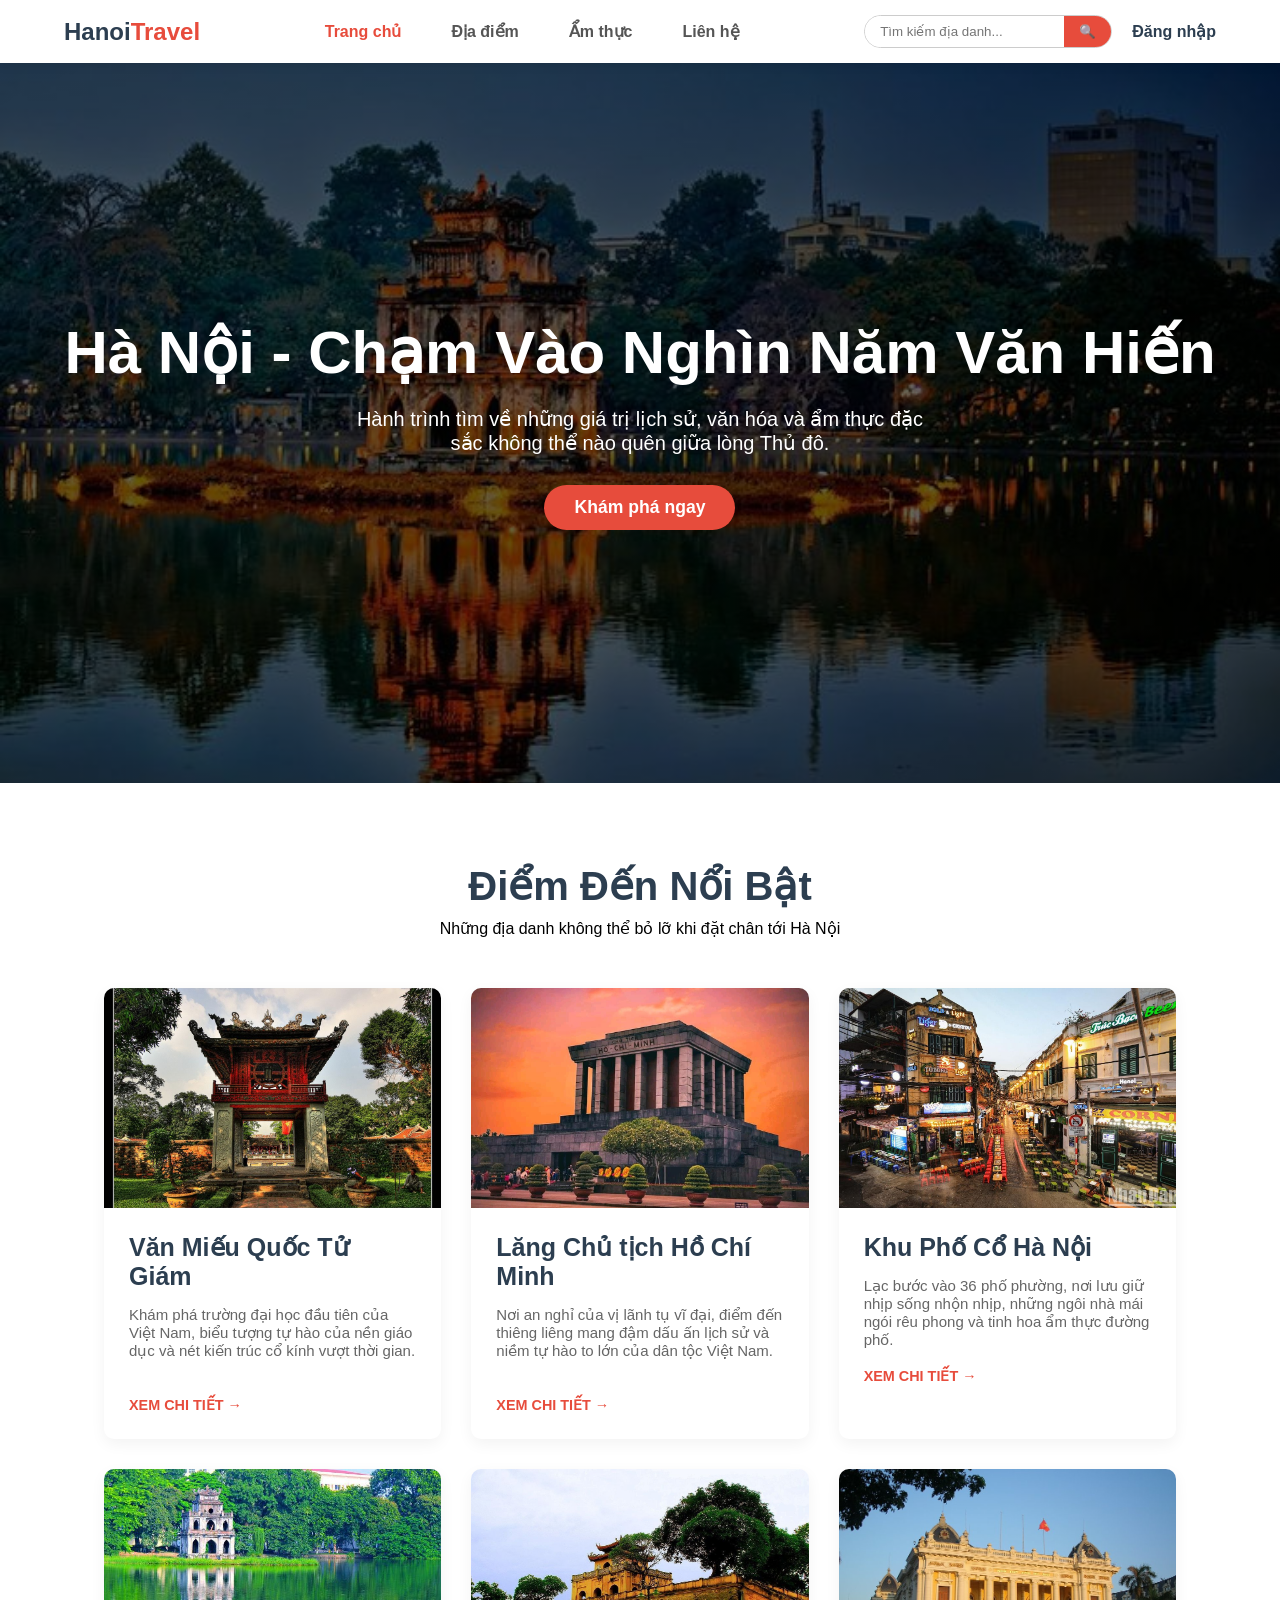
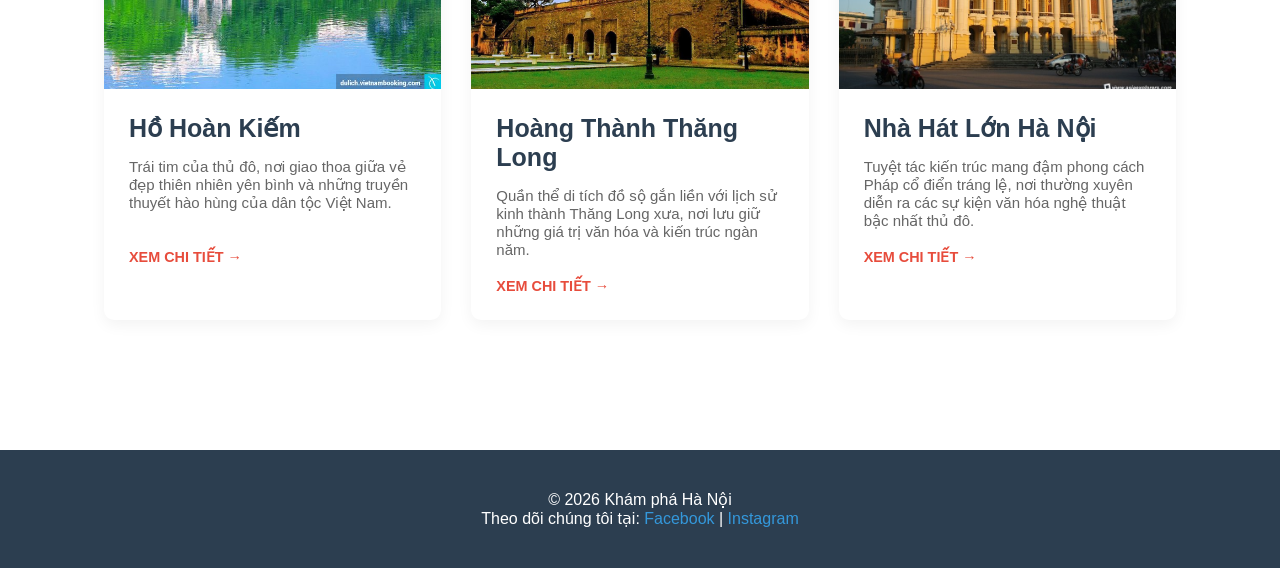
<file: index.html>
<!doctype html>
<html lang="vi">
  <head>
    <meta charset="UTF-8" />
    <meta name="viewport" content="width=device-width, initial-scale=1.0" />
    <title>Khám phá Hà Nội</title>
    <link rel="stylesheet" href="style.css" />
  </head>
  <body>
    <header class="header">
      <div class="logo">
        <a href="index.html"
          ><h2>Hanoi<span>Travel</span></h2></a
        >
      </div>

      <input type="checkbox" id="menu-toggle" class="menu-toggle" />
      <label for="menu-toggle" class="hamburger">
        <span></span>
        <span></span>
        <span></span>
      </label>

      <nav class="menu">
        <ul>
          <li><a href="index.html" class="active">Trang chủ</a></li>
          <li><a href="#featured">Địa điểm</a></li>
          <li><a href="amthuc.html">Ẩm thực</a></li>
          <li><a href="lienhe.html">Liên hệ</a></li>
        </ul>
      </nav>

      <div class="header-right">
        <div class="tk">
          <input
            type="text"
            id="searchInput"
            placeholder="Tìm kiếm địa danh..."
          />
          <button type="button" id="searchButton">🔍</button>
        </div>
        <div class="auth-buttons">
          <a href="dangnhap.html" class="login" id="authButton">Đăng nhập</a>
        </div>
      </div>
    </header>

    <section class="banner">
      <div class="banner-noidung">
        <h1>Hà Nội - Chạm Vào Nghìn Năm Văn Hiến</h1>
        <p>
          Hành trình tìm về những giá trị lịch sử, văn hóa và ẩm thực đặc sắc
          không thể nào quên giữa lòng Thủ đô.
        </p>
        <a href="#featured" class="nutkhampha">Khám phá ngay</a>
      </div>
    </section>

    <section id="featured" class="diemnoibat">
      <div class="tieude">
        <h2>Điểm Đến Nổi Bật</h2>
        <p>Những địa danh không thể bỏ lỡ khi đặt chân tới Hà Nội</p>
      </div>

      <div class="khung">
        <article class="baiviet">
          <div class="anh">
            <img src="img/vanmieu.jpg" alt="Văn Miếu" />
          </div>
          <div class="nd">
            <h3>Văn Miếu Quốc Tử Giám</h3>
            <p>
              Khám phá trường đại học đầu tiên của Việt Nam, biểu tượng tự hào
              của nền giáo dục và nét kiến trúc cổ kính vượt thời gian.
            </p>
            <a href="diadiem/vanmieu.html" class="chitiet"
              >Xem chi tiết &rarr;</a
            >
          </div>
        </article>
        <article class="baiviet">
          <div class="anh">
            <img src="img/langchutich.jpg" alt="Lăng Chủ tịch Hồ Chí Minh" />
          </div>
          <div class="nd">
            <h3>Lăng Chủ tịch Hồ Chí Minh</h3>
            <p>
              Nơi an nghỉ của vị lãnh tụ vĩ đại, điểm đến thiêng liêng mang đậm
              dấu ấn lịch sử và niềm tự hào to lớn của dân tộc Việt Nam.
            </p>
            <a href="diadiem/lang.html" class="chitiet">Xem chi tiết &rarr;</a>
          </div>
        </article>

        <article class="baiviet">
          <div class="anh">
            <img src="img/phoco.jpg" alt="Phố Cổ Hà Nội" />
          </div>
          <div class="nd">
            <h3>Khu Phố Cổ Hà Nội</h3>
            <p>
              Lạc bước vào 36 phố phường, nơi lưu giữ nhịp sống nhộn nhịp, những
              ngôi nhà mái ngói rêu phong và tinh hoa ẩm thực đường phố.
            </p>
            <a href="diadiem/khuphoco.html" class="chitiet"
              >Xem chi tiết &rarr;</a
            >
          </div>
        </article>

        <article class="baiviet">
          <div class="anh">
            <img src="img/hohoankiem.jpg" alt="Hồ Hoàn Kiếm" />
          </div>
          <div class="nd">
            <h3>Hồ Hoàn Kiếm</h3>
            <p>
              Trái tim của thủ đô, nơi giao thoa giữa vẻ đẹp thiên nhiên yên
              bình và những truyền thuyết hào hùng của dân tộc Việt Nam.
            </p>
            <a href="diadiem/hohoankiem.html" class="chitiet"
              >Xem chi tiết &rarr;</a
            >
          </div>
        </article>
        <article class="baiviet">
          <div class="anh">
            <img
              src="img/hoangthanhthanglong.jpg"
              alt="Hoàng Thành Thăng Long"
            />
          </div>
          <div class="nd">
            <h3>Hoàng Thành Thăng Long</h3>
            <p>
              Quần thể di tích đồ sộ gắn liền với lịch sử kinh thành Thăng Long
              xưa, nơi lưu giữ những giá trị văn hóa và kiến trúc ngàn năm.
            </p>
            <a href="diadiem/thanglong.html" class="chitiet"
              >Xem chi tiết &rarr;</a
            >
          </div>
        </article>
        <article class="baiviet">
          <div class="anh">
            <img src="img/nhahatlon.jpg" alt="Nhà Hát Lớn Hà Nội" />
          </div>
          <div class="nd">
            <h3>Nhà Hát Lớn Hà Nội</h3>
            <p>
              Tuyệt tác kiến trúc mang đậm phong cách Pháp cổ điển tráng lệ, nơi
              thường xuyên diễn ra các sự kiện văn hóa nghệ thuật bậc nhất thủ
              đô.
            </p>
            <a href="diadiem/nhahat.html" class="chitiet"
              >Xem chi tiết &rarr;</a
            >
          </div>
        </article>
      </div>
    </section>

    <footer class="footer">
      <div class="footer-content">
        <p>&copy; 2026 Khám phá Hà Nội</p>
        <p>
          Theo dõi chúng tôi tại: <a href="#">Facebook</a> |
          <a href="#">Instagram</a>
        </p>
      </div>
    </footer>

    <script>
      const authButton = document.getElementById("authButton");

      function refreshAuthButton() {
        const loggedIn = localStorage.getItem("isLoggedIn") === "true";

        if (loggedIn) {
          authButton.textContent = "Đăng xuất";
          authButton.href = "#";
          authButton.onclick = function (event) {
            event.preventDefault();
            localStorage.removeItem("isLoggedIn");
            location.reload();
          };
        } else {
          authButton.textContent = "Đăng nhập";
          authButton.href = "dangnhap.html";
          authButton.onclick = null;
        }
      }

      refreshAuthButton();
    </script>
  </body>
</html>
</file>
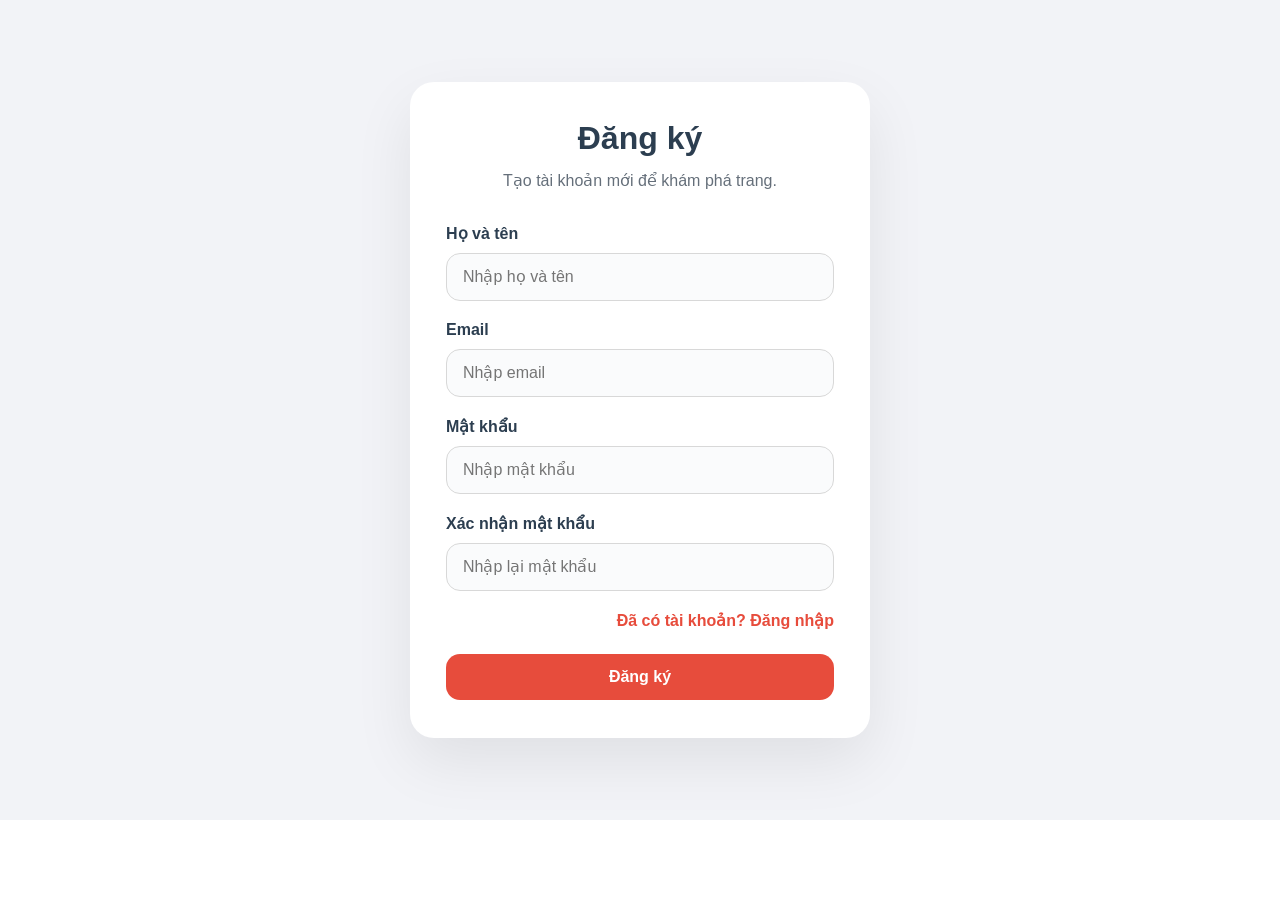
<file: dangky.html>
﻿<!doctype html>
<html lang="vi">
  <head>
    <meta charset="UTF-8" />
    <meta name="viewport" content="width=device-width, initial-scale=1.0" />
    <title>Đăng ký | Hanoi Travel</title>
    <link rel="stylesheet" href="style.css" />
  </head>
  <body>
    <section class="auth-page">
      <div class="auth-card">
        <h2>Đăng ký</h2>
        <p>Tạo tài khoản mới để khám phá trang.</p>

        <form id="registerForm">
          <div class="form-group">
            <label for="registerName">Họ và tên</label>
            <input
              type="text"
              id="registerName"
              placeholder="Nhập họ và tên"
              required
            />
          </div>
          <div class="form-group">
            <label for="registerEmail">Email</label>
            <input
              type="email"
              id="registerEmail"
              placeholder="Nhập email"
              required
            />
          </div>
          <div class="form-group">
            <label for="registerPassword">Mật khẩu</label>
            <input
              type="password"
              id="registerPassword"
              placeholder="Nhập mật khẩu"
              required
            />
          </div>
          <div class="form-group">
            <label for="registerConfirmPassword">Xác nhận mật khẩu</label>
            <input
              type="password"
              id="registerConfirmPassword"
              placeholder="Nhập lại mật khẩu"
              required
            />
          </div>
          <div class="auth-action">
            <a href="dangnhap.html">Đã có tài khoản? Đăng nhập</a>
          </div>
          <button type="submit">Đăng ký</button>
          <div id="registerMessage" class="auth-message"></div>
        </form>
      </div>
    </section>

    <script>
      const registerForm = document.getElementById("registerForm");
      const registerMessage = document.getElementById("registerMessage");

      function showRegisterMessage(message, type) {
        registerMessage.textContent = message;
        registerMessage.className = "auth-message " + type;
        registerMessage.style.display = "block";
      }

      registerForm.addEventListener("submit", function (event) {
        event.preventDefault();

        const name = document.getElementById("registerName").value.trim();
        const email = document.getElementById("registerEmail").value.trim();
        const password = document
          .getElementById("registerPassword")
          .value.trim();
        const confirmPassword = document
          .getElementById("registerConfirmPassword")
          .value.trim();

        if (!name || !email || !password || !confirmPassword) {
          showRegisterMessage("Vui lòng điền đầy đủ thông tin.", "error");
          return;
        }

        if (password !== confirmPassword) {
          showRegisterMessage(
            "Mật khẩu và xác nhận mật khẩu không khớp.",
            "error",
          );
          return;
        }

        localStorage.setItem("isLoggedIn", "true");
        showRegisterMessage(
          "Đăng ký thành công! Chuyển đến trang chủ...",
          "success",
        );

        setTimeout(function () {
          window.location.href = "index.html";
        }, 1100);
      });

      const authButton = document.getElementById("authButton");

      function refreshAuthButton() {
        if (!authButton) {
          return;
        }

        const loggedIn = localStorage.getItem("isLoggedIn") === "true";

        if (loggedIn) {
          authButton.textContent = "Đăng xuất";
          authButton.href = "#";
          authButton.onclick = function (event) {
            event.preventDefault();
            localStorage.removeItem("isLoggedIn");
            location.reload();
          };
        } else {
          authButton.textContent = "Đăng nhập";
          authButton.href = "dangnhap.html";
          authButton.onclick = null;
        }
      }

      refreshAuthButton();
    </script>
  </body>
</html>
</file>
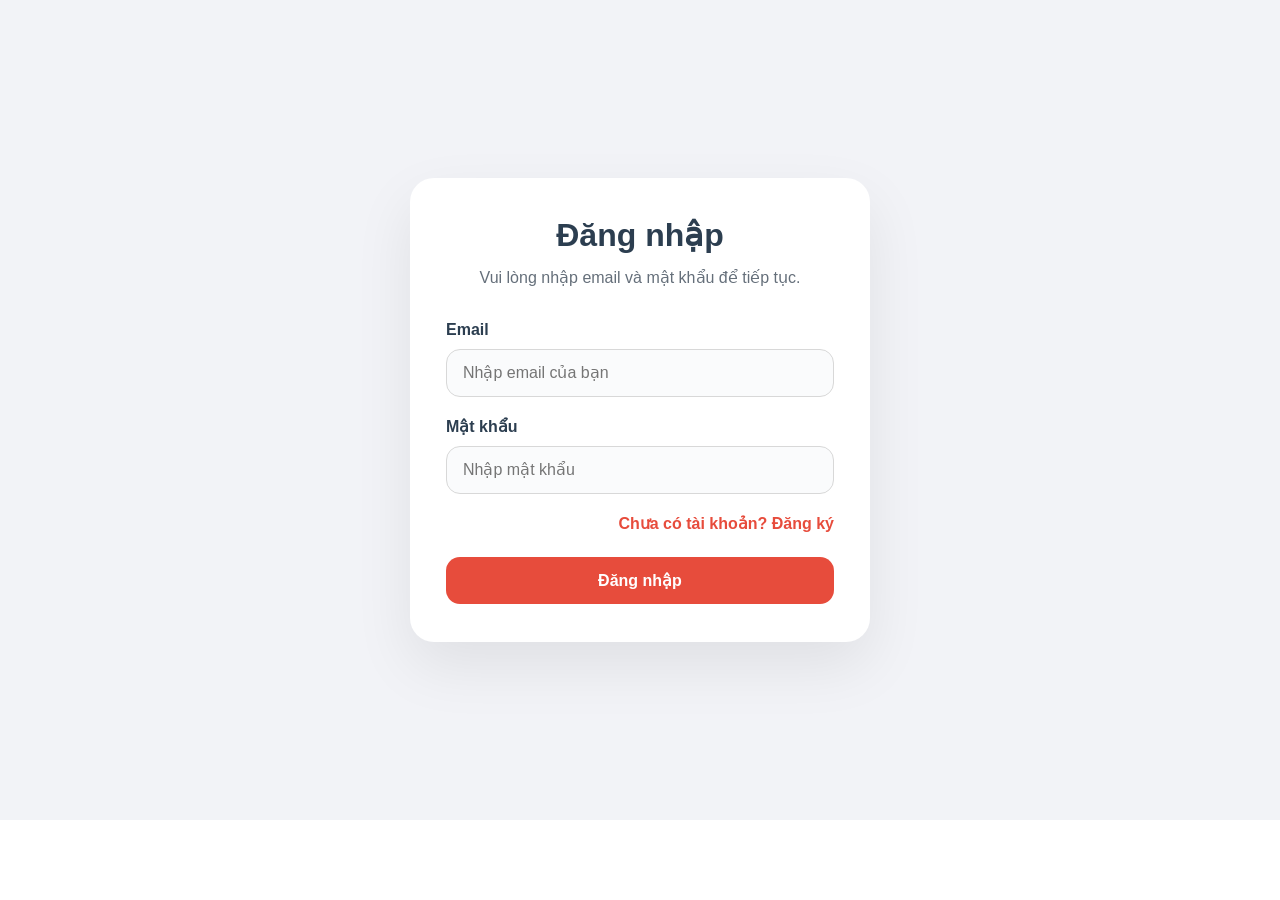
<file: dangnhap.html>
﻿<!doctype html>
<html lang="vi">
  <head>
    <meta charset="UTF-8" />
    <meta name="viewport" content="width=device-width, initial-scale=1.0" />
    <title>Đăng nhập | Hanoi Travel</title>
    <link rel="stylesheet" href="style.css" />
  </head>
  <body>
    <section class="auth-page">
      <div class="auth-card">
        <h2>Đăng nhập</h2>
        <p>Vui lòng nhập email và mật khẩu để tiếp tục.</p>

        <form id="loginForm">
          <div class="form-group">
            <label for="loginEmail">Email</label>
            <input
              type="email"
              id="loginEmail"
              placeholder="Nhập email của bạn"
              required
            />
          </div>
          <div class="form-group">
            <label for="loginPassword">Mật khẩu</label>
            <input
              type="password"
              id="loginPassword"
              placeholder="Nhập mật khẩu"
              required
            />
          </div>
          <div class="auth-action">
            <a href="dangky.html">Chưa có tài khoản? Đăng ký</a>
          </div>
          <button type="submit">Đăng nhập</button>
          <div id="loginMessage" class="auth-message"></div>
        </form>
      </div>
    </section>

    <script>
      const loginForm = document.getElementById("loginForm");
      const loginMessage = document.getElementById("loginMessage");

      function showMessage(message, type) {
        loginMessage.textContent = message;
        loginMessage.className = "auth-message " + type;
        loginMessage.style.display = "block";
      }

      loginForm.addEventListener("submit", function (event) {
        event.preventDefault();

        const email = document.getElementById("loginEmail").value.trim();
        const password = document.getElementById("loginPassword").value.trim();

        if (!email || !password) {
          showMessage("Vui lòng nhập đầy đủ email và mật khẩu.", "error");
          return;
        }

        localStorage.setItem("isLoggedIn", "true");
        showMessage("Đăng nhập thành công! Chuyển đến trang chủ...", "success");

        setTimeout(function () {
          window.location.href = "index.html";
        }, 1100);
      });

      const authButton = document.getElementById("authButton");

      function refreshAuthButton() {
        if (!authButton) {
          return;
        }

        const loggedIn = localStorage.getItem("isLoggedIn") === "true";

        if (loggedIn) {
          authButton.textContent = "Đăng xuất";
          authButton.href = "#";
          authButton.onclick = function (event) {
            event.preventDefault();
            localStorage.removeItem("isLoggedIn");
            location.reload();
          };
        } else {
          authButton.textContent = "Đăng nhập";
          authButton.href = "dangnhap.html";
          authButton.onclick = null;
        }
      }

      refreshAuthButton();
    </script>
  </body>
</html>
</file>
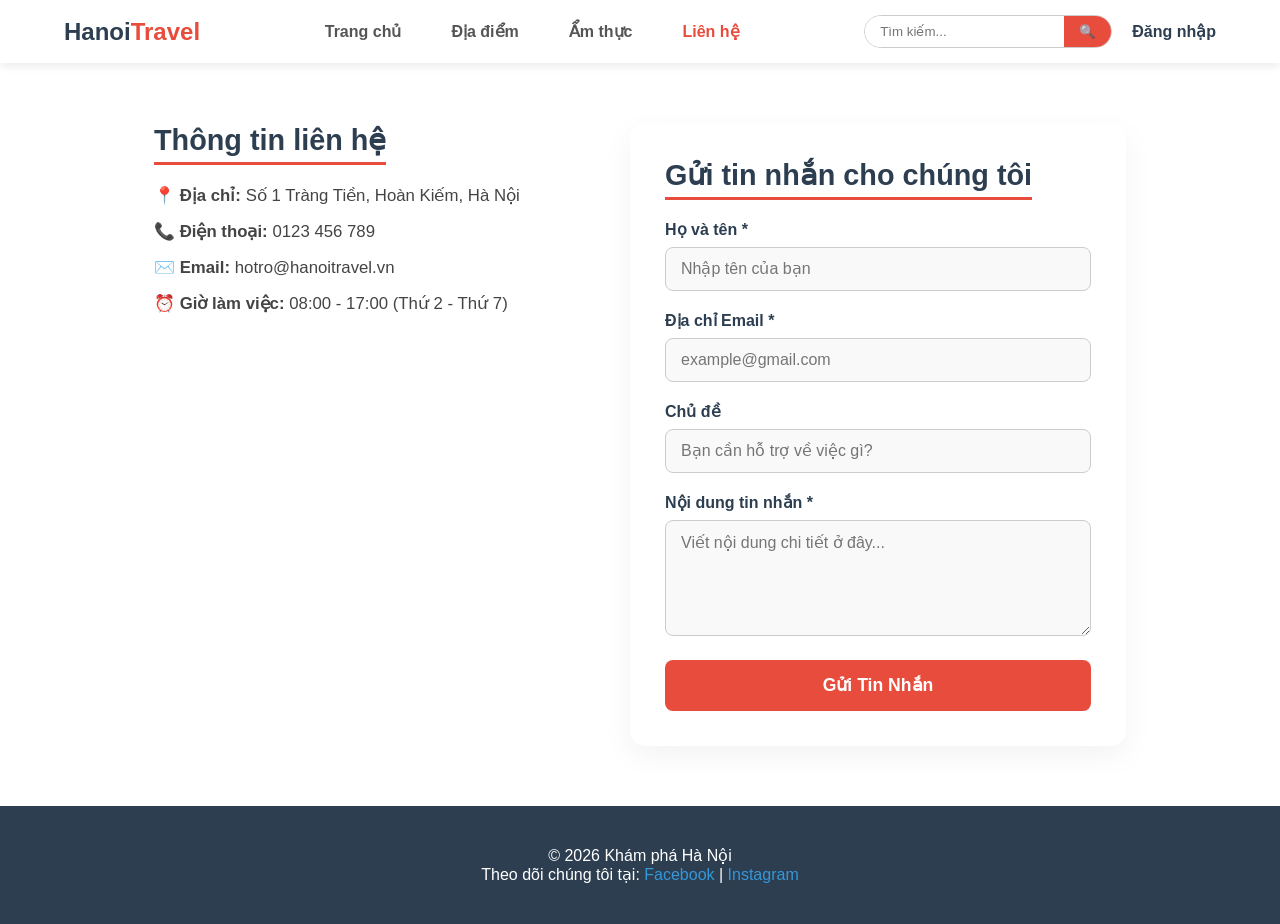
<file: lienhe.html>
<!doctype html>
<html lang="vi">
  <head>
    <meta charset="UTF-8" />
    <meta name="viewport" content="width=device-width, initial-scale=1.0" />
    <title>Liên hệ | Khám phá Hà Nội</title>
    <link rel="stylesheet" href="style.css" />
    <style></style>
  </head>
  <body>
    <header class="header">
      <div class="logo">
        <a href="index.html"
          ><h2>Hanoi<span>Travel</span></h2></a
        >
      </div>

      <input type="checkbox" id="menu-toggle" class="menu-toggle" />
      <label for="menu-toggle" class="hamburger">
        <span></span>
        <span></span>
        <span></span>
      </label>

      <nav class="menu">
        <ul>
          <li><a href="index.html">Trang chủ</a></li>
          <li><a href="index.html#featured">Địa điểm</a></li>
          <li><a href="amthuc.html">Ẩm thực</a></li>
          <li><a href="lienhe.html" class="active">Liên hệ</a></li>
        </ul>
      </nav>

      <div class="header-right">
        <div class="tk">
          <input type="text" placeholder="Tìm kiếm..." />
          <button type="button">🔍</button>
        </div>
        <div class="auth-buttons">
          <a href="dangnhap.html" class="login">Đăng nhập</a>
        </div>
      </div>
    </header>

    <main class="khu-vuc-lien-he">
      <div class="thong-tin-lh">
        <h3>Thông tin liên hệ</h3>
        <ul class="danh-sach-lh">
          <li>
            📍 <strong>Địa chỉ:</strong> Số 1 Tràng Tiền, Hoàn Kiếm, Hà Nội
          </li>
          <li>📞 <strong>Điện thoại:</strong> 0123 456 789</li>
          <li>✉️ <strong>Email:</strong> hotro@hanoitravel.vn</li>
          <li>
            ⏰ <strong>Giờ làm việc:</strong> 08:00 - 17:00 (Thứ 2 - Thứ 7)
          </li>
        </ul>
      </div>

      <div class="form-lh">
        <h3>Gửi tin nhắn cho chúng tôi</h3>

        <form id="contactForm">
          <div class="nhom-nhap-lieu">
            <label for="hoten">Họ và tên *</label>
            <input
              type="text"
              id="hoten"
              placeholder="Nhập tên của bạn"
              required
            />
            <span id="error-name" class="error-message"></span>
          </div>

          <div class="nhom-nhap-lieu">
            <label for="email">Địa chỉ Email *</label>
            <input
              type="email"
              id="email"
              placeholder="example@gmail.com"
              required
            />
          </div>

          <div class="nhom-nhap-lieu">
            <label for="tieude">Chủ đề</label>
            <input
              type="text"
              id="tieude"
              placeholder="Bạn cần hỗ trợ về việc gì?"
            />
          </div>

          <div class="nhom-nhap-lieu">
            <label for="noidung">Nội dung tin nhắn *</label>
            <textarea
              id="noidung"
              rows="5"
              placeholder="Viết nội dung chi tiết ở đây..."
              required
            ></textarea>
          </div>

          <button type="submit" class="nut-gui-tin">Gửi Tin Nhắn</button>
        </form>
      </div>
    </main>

    <footer class="footer">
      <div class="footer-content">
        <p>&copy; 2026 Khám phá Hà Nội</p>
        <p>
          Theo dõi chúng tôi tại: <a href="#">Facebook</a> |
          <a href="#">Instagram</a>
        </p>
      </div>
    </footer>
  </body>
</html>
</file>
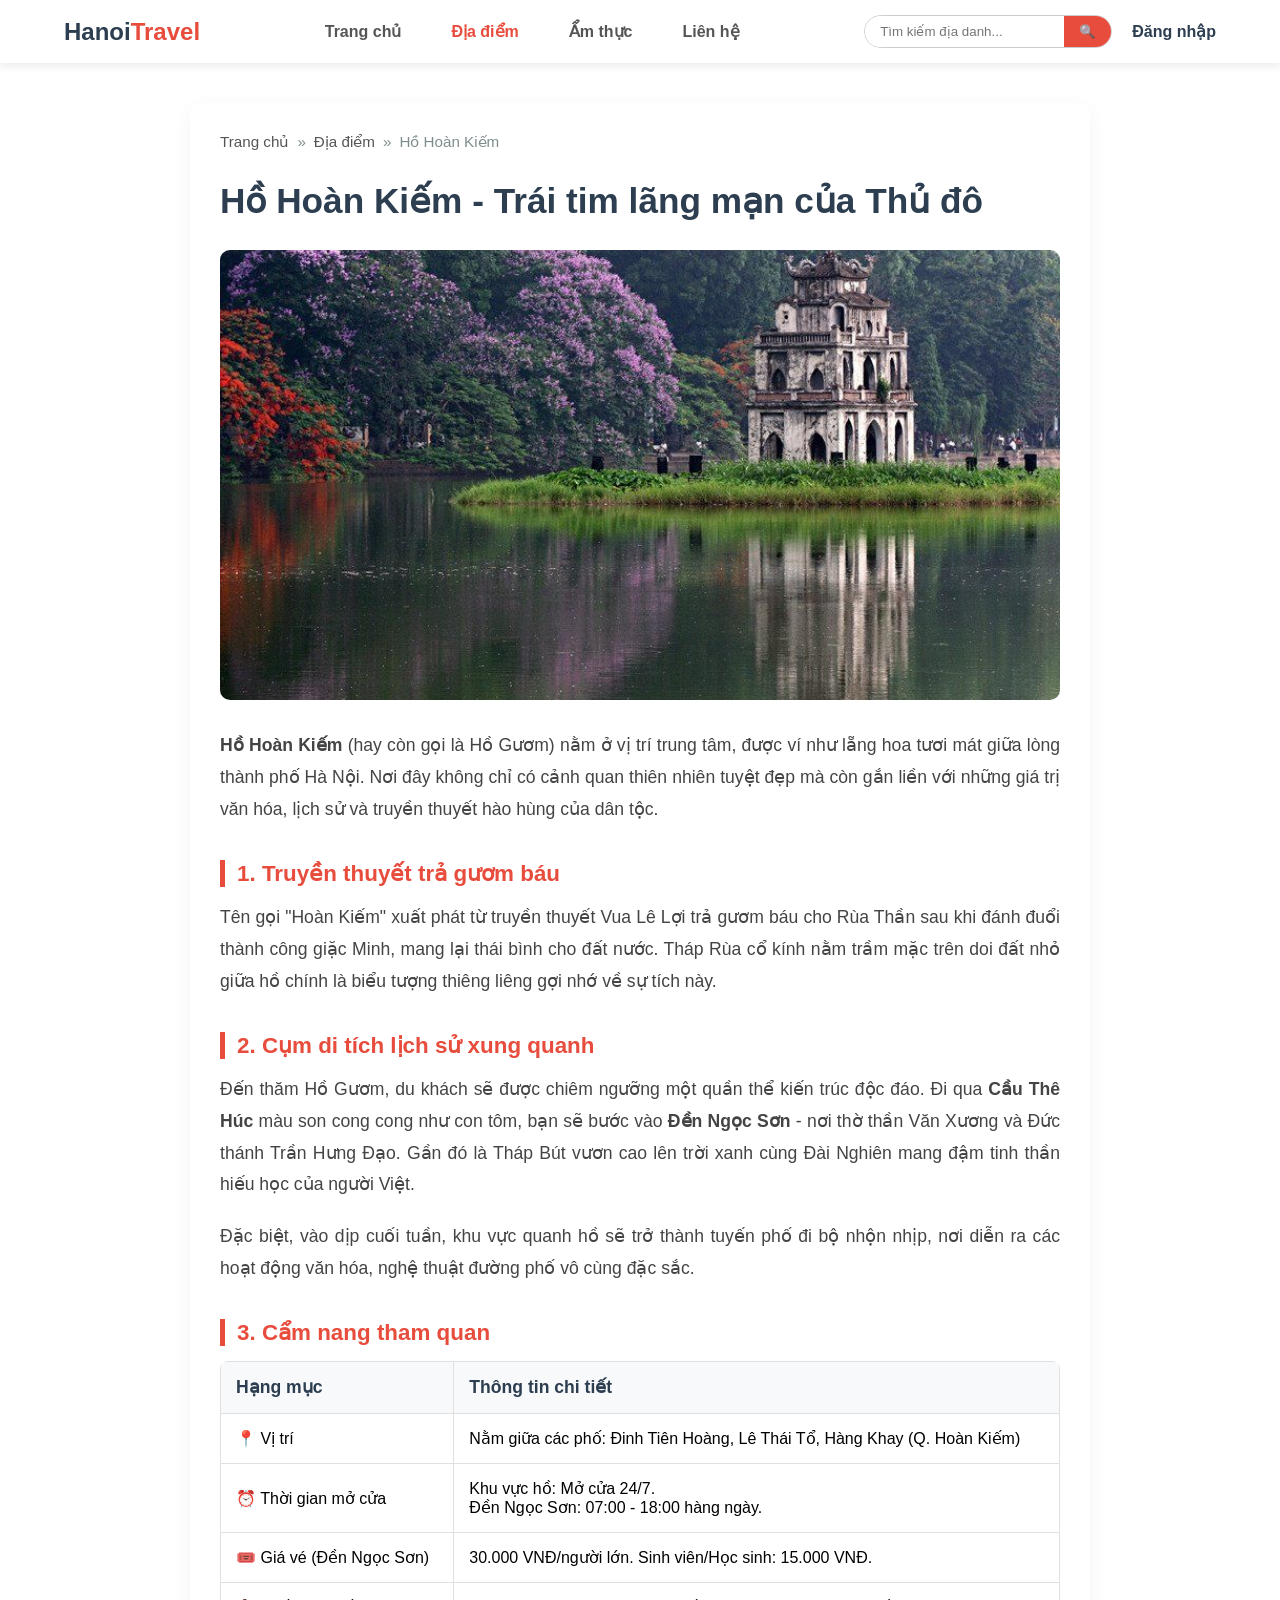
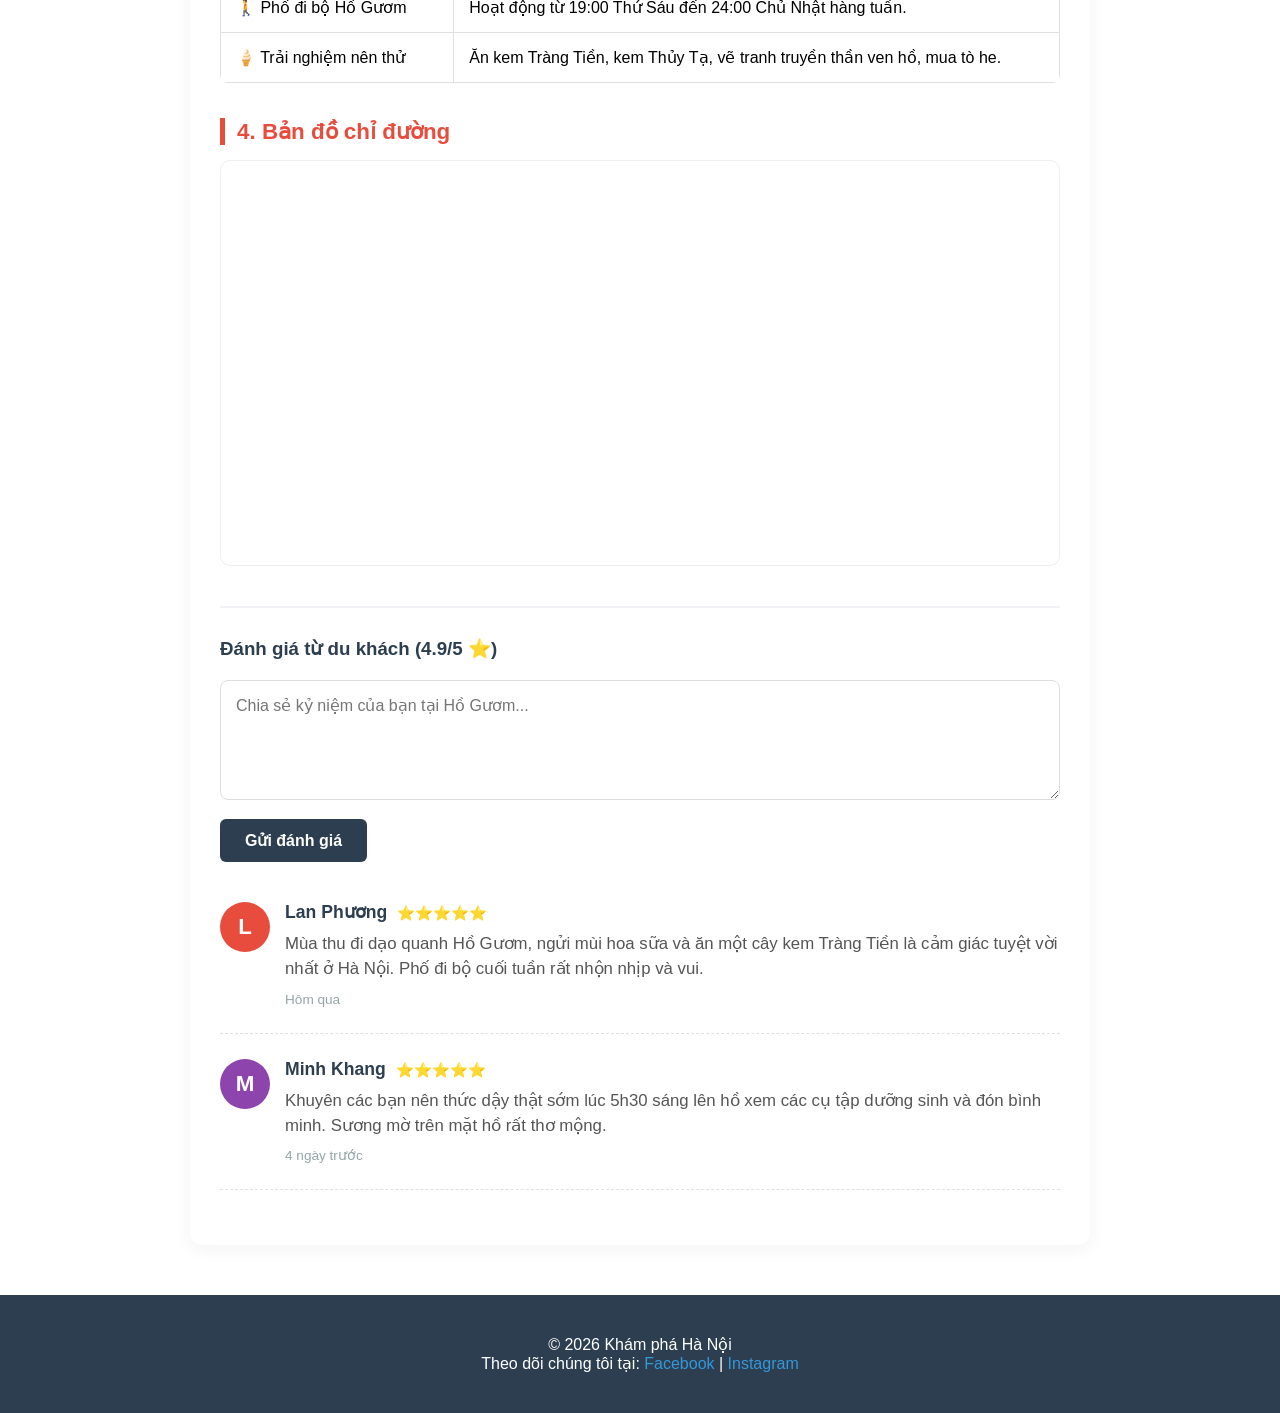
<file: diadiem/hohoankiem.html>
<!doctype html>
<html lang="vi">
  <head>
    <meta charset="UTF-8" />
    <meta name="viewport" content="width=device-width, initial-scale=1.0" />
    <title>Hồ Hoàn Kiếm</title>
    <link rel="stylesheet" href="../style.css" />
  </head>
  <body>
    <header class="header">
      <div class="logo">
        <a href="../index.html"
          ><h2>Hanoi<span>Travel</span></h2></a
        >
      </div>
      <input type="checkbox" id="menu-toggle" class="menu-toggle" />
      <label for="menu-toggle" class="hamburger">
        <span></span>
        <span></span>
        <span></span>
      </label>
      <nav class="menu">
        <ul>
          <li><a href="../index.html">Trang chủ</a></li>
          <li>
            <a href="../index.html#featured" class="active">Địa điểm</a>
          </li>
          <li><a href="../amthuc.html">Ẩm thực</a></li>
          <li><a href="../lienhe.html">Liên hệ</a></li>
        </ul>
      </nav>
      <div class="header-right">
        <div class="tk">
          <input type="text" placeholder="Tìm kiếm địa danh..." />
          <button type="button">🔍</button>
        </div>
        <div class="auth-buttons">
          <a href="../dangnhap.html" class="login">Đăng nhập</a>
        </div>
      </div>
    </header>

    <main class="trang-chitiet">
      <ul class="dieuhuong">
        <li><a href="../index.html">Trang chủ</a></li>
        <li>»</li>
        <li><a href="../index.html#featured">Địa điểm</a></li>
        <li>»</li>
        <li>Hồ Hoàn Kiếm</li>
      </ul>

      <div class="phan-dau-chitiet">
        <h1>Hồ Hoàn Kiếm - Trái tim lãng mạn của Thủ đô</h1>
        <div class="anh-bia">
          <img src="../img/hoankiem.jpg" alt="Hồ Hoàn Kiếm" />
        </div>
      </div>

      <div class="noidung-baiviet">
        <p>
          <strong>Hồ Hoàn Kiếm</strong> (hay còn gọi là Hồ Gươm) nằm ở vị trí
          trung tâm, được ví như lẵng hoa tươi mát giữa lòng thành phố Hà Nội.
          Nơi đây không chỉ có cảnh quan thiên nhiên tuyệt đẹp mà còn gắn liền
          với những giá trị văn hóa, lịch sử và truyền thuyết hào hùng của dân
          tộc.
        </p>

        <h3>1. Truyền thuyết trả gươm báu</h3>
        <p>
          Tên gọi "Hoàn Kiếm" xuất phát từ truyền thuyết Vua Lê Lợi trả gươm báu
          cho Rùa Thần sau khi đánh đuổi thành công giặc Minh, mang lại thái
          bình cho đất nước. Tháp Rùa cổ kính nằm trầm mặc trên doi đất nhỏ giữa
          hồ chính là biểu tượng thiêng liêng gợi nhớ về sự tích này.
        </p>

        <h3>2. Cụm di tích lịch sử xung quanh</h3>
        <p>
          Đến thăm Hồ Gươm, du khách sẽ được chiêm ngưỡng một quần thể kiến trúc
          độc đáo. Đi qua <strong>Cầu Thê Húc</strong> màu son cong cong như con
          tôm, bạn sẽ bước vào <strong>Đền Ngọc Sơn</strong> - nơi thờ thần Văn
          Xương và Đức thánh Trần Hưng Đạo. Gần đó là Tháp Bút vươn cao lên trời
          xanh cùng Đài Nghiên mang đậm tinh thần hiếu học của người Việt.
        </p>
        <p>
          Đặc biệt, vào dịp cuối tuần, khu vực quanh hồ sẽ trở thành tuyến phố
          đi bộ nhộn nhịp, nơi diễn ra các hoạt động văn hóa, nghệ thuật đường
          phố vô cùng đặc sắc.
        </p>

        <h3>3. Cẩm nang tham quan</h3>
        <table class="bangthongtin">
          <tr>
            <th>Hạng mục</th>
            <th>Thông tin chi tiết</th>
          </tr>
          <tr>
            <td>📍 Vị trí</td>
            <td>
              Nằm giữa các phố: Đinh Tiên Hoàng, Lê Thái Tổ, Hàng Khay (Q. Hoàn
              Kiếm)
            </td>
          </tr>
          <tr>
            <td>⏰ Thời gian mở cửa</td>
            <td>
              Khu vực hồ: Mở cửa 24/7. <br />Đền Ngọc Sơn: 07:00 - 18:00 hàng
              ngày.
            </td>
          </tr>
          <tr>
            <td>🎟️ Giá vé (Đền Ngọc Sơn)</td>
            <td>30.000 VNĐ/người lớn. Sinh viên/Học sinh: 15.000 VNĐ.</td>
          </tr>
          <tr>
            <td>🚶 Phố đi bộ Hồ Gươm</td>
            <td>Hoạt động từ 19:00 Thứ Sáu đến 24:00 Chủ Nhật hàng tuần.</td>
          </tr>
          <tr>
            <td>🍦 Trải nghiệm nên thử</td>
            <td>
              Ăn kem Tràng Tiền, kem Thủy Tạ, vẽ tranh truyền thần ven hồ, mua
              tò he.
            </td>
          </tr>
        </table>

        <h3>4. Bản đồ chỉ đường</h3>
        <div class="ban-do">
          <iframe
            src="https://www.google.com/maps/embed?pb=!1m18!1m12!1m3!1d3724.0955613864147!2d105.84906941540232!3d21.02886029314981!2m3!1f0!2f0!3f0!3m2!1i1024!2i768!4f13.1!3m3!1m2!1s0x3135ab953357c995%3A0x1babf6bb4f9a20e!2zSOG7kyBIb8OgbiBLaeG6v20!5e0!3m2!1svi!2s!4v1700000000000!5m2!1svi!2s"
            width="100%"
            height="400"
            style="border: 0"
            allowfullscreen=""
            loading="lazy"
            referrerpolicy="no-referrer-when-downgrade"
          ></iframe>
        </div>
      </div>

      <div class="khu-vuc-binh-luan">
        <h3>Đánh giá từ du khách (4.9/5 ⭐)</h3>

        <form class="form-binh-luan">
          <textarea
            placeholder="Chia sẻ kỷ niệm của bạn tại Hồ Gươm..."
          ></textarea>
          <button type="reset" class="guidanhgia">Gửi đánh giá</button>
        </form>

        <div class="danh-sach-binh-luan">
          <div class="item-binh-luan">
            <div class="avatar" style="background: #e74c3c">L</div>
            <div class="noidung-bl">
              <h4>Lan Phương <span class="sao">⭐⭐⭐⭐⭐</span></h4>
              <p>
                Mùa thu đi dạo quanh Hồ Gươm, ngửi mùi hoa sữa và ăn một cây kem
                Tràng Tiền là cảm giác tuyệt vời nhất ở Hà Nội. Phố đi bộ cuối
                tuần rất nhộn nhịp và vui.
              </p>
              <span class="thoigian">Hôm qua</span>
            </div>
          </div>

          <div class="item-binh-luan">
            <div class="avatar" style="background: #8e44ad">M</div>
            <div class="noidung-bl">
              <h4>Minh Khang <span class="sao">⭐⭐⭐⭐⭐</span></h4>
              <p>
                Khuyên các bạn nên thức dậy thật sớm lúc 5h30 sáng lên hồ xem
                các cụ tập dưỡng sinh và đón bình minh. Sương mờ trên mặt hồ rất
                thơ mộng.
              </p>
              <span class="thoigian">4 ngày trước</span>
            </div>
          </div>
        </div>
      </div>
    </main>

    <footer class="footer">
      <div class="footer-content">
        <p>© 2026 Khám phá Hà Nội</p>
        <p>
          Theo dõi chúng tôi tại: <a href="#">Facebook</a> |
          <a href="#">Instagram</a>
        </p>
      </div>
    </footer>
  </body>
</html>
</file>
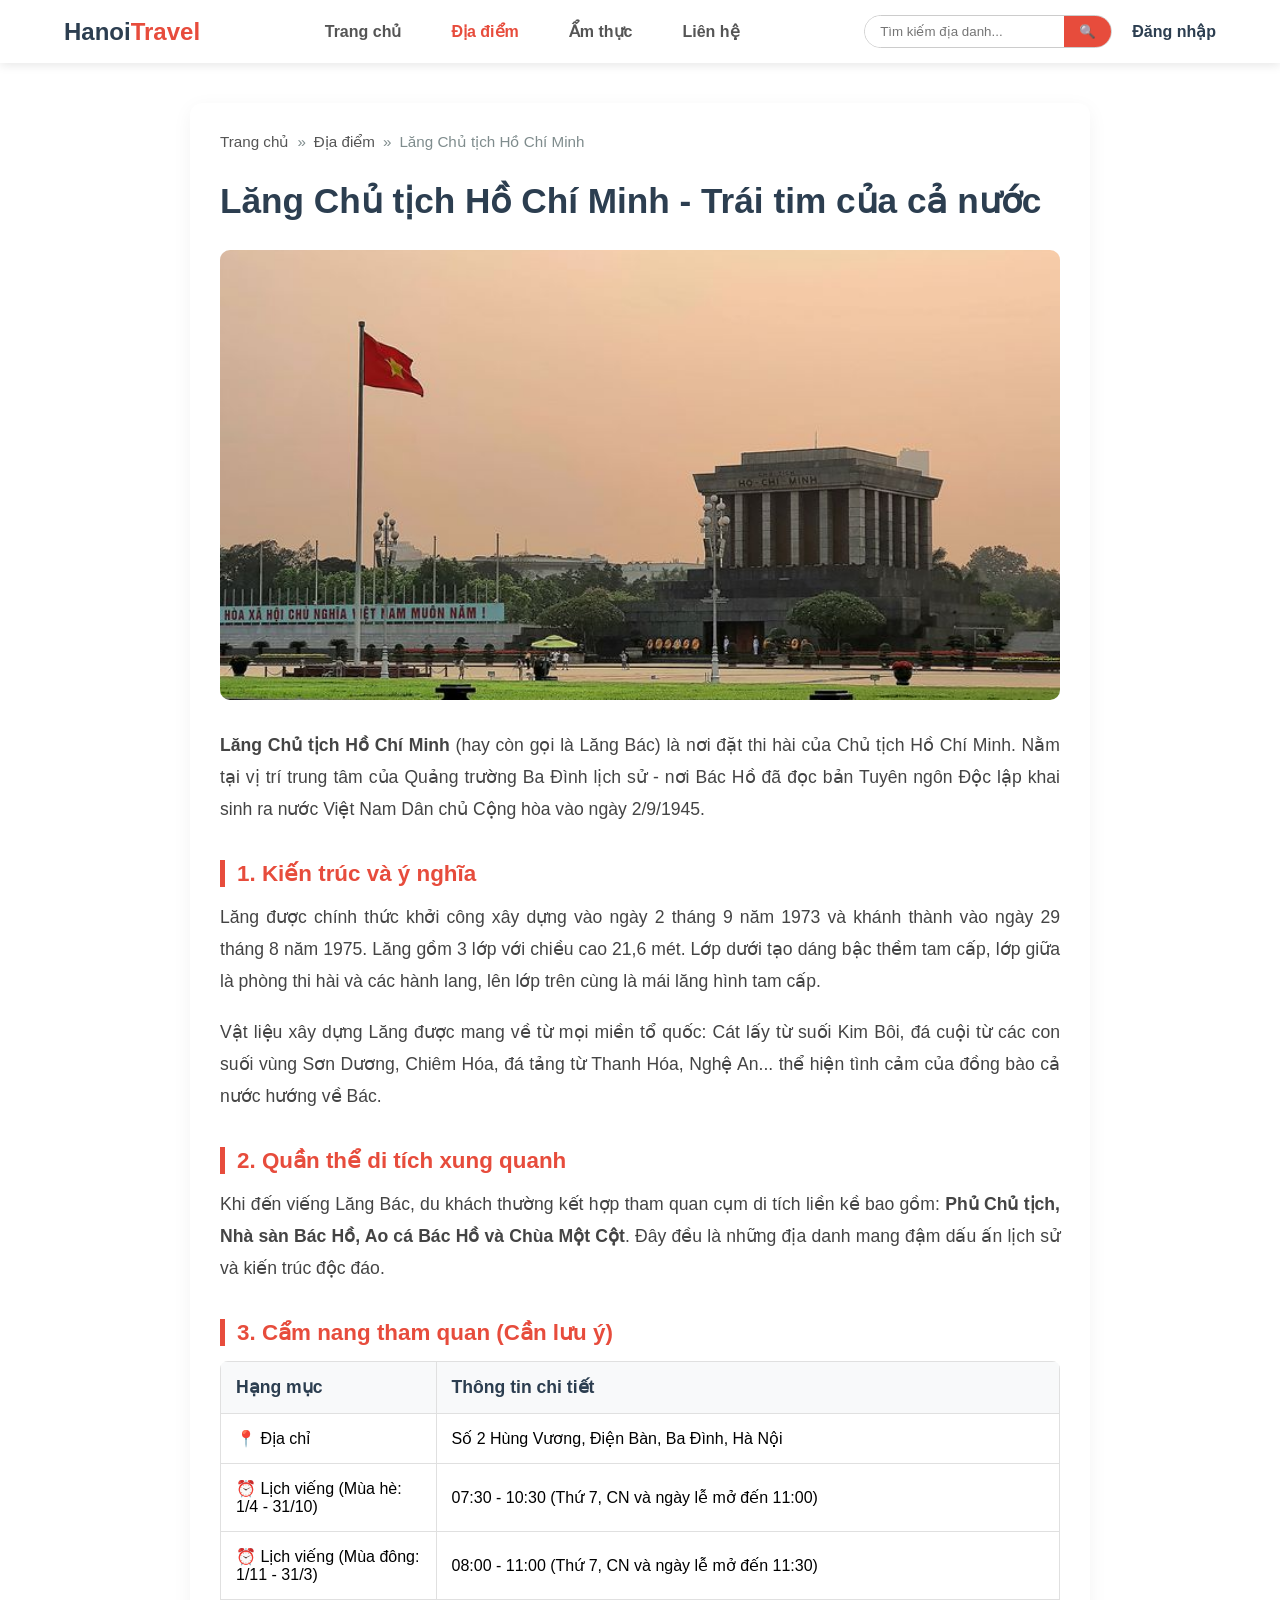
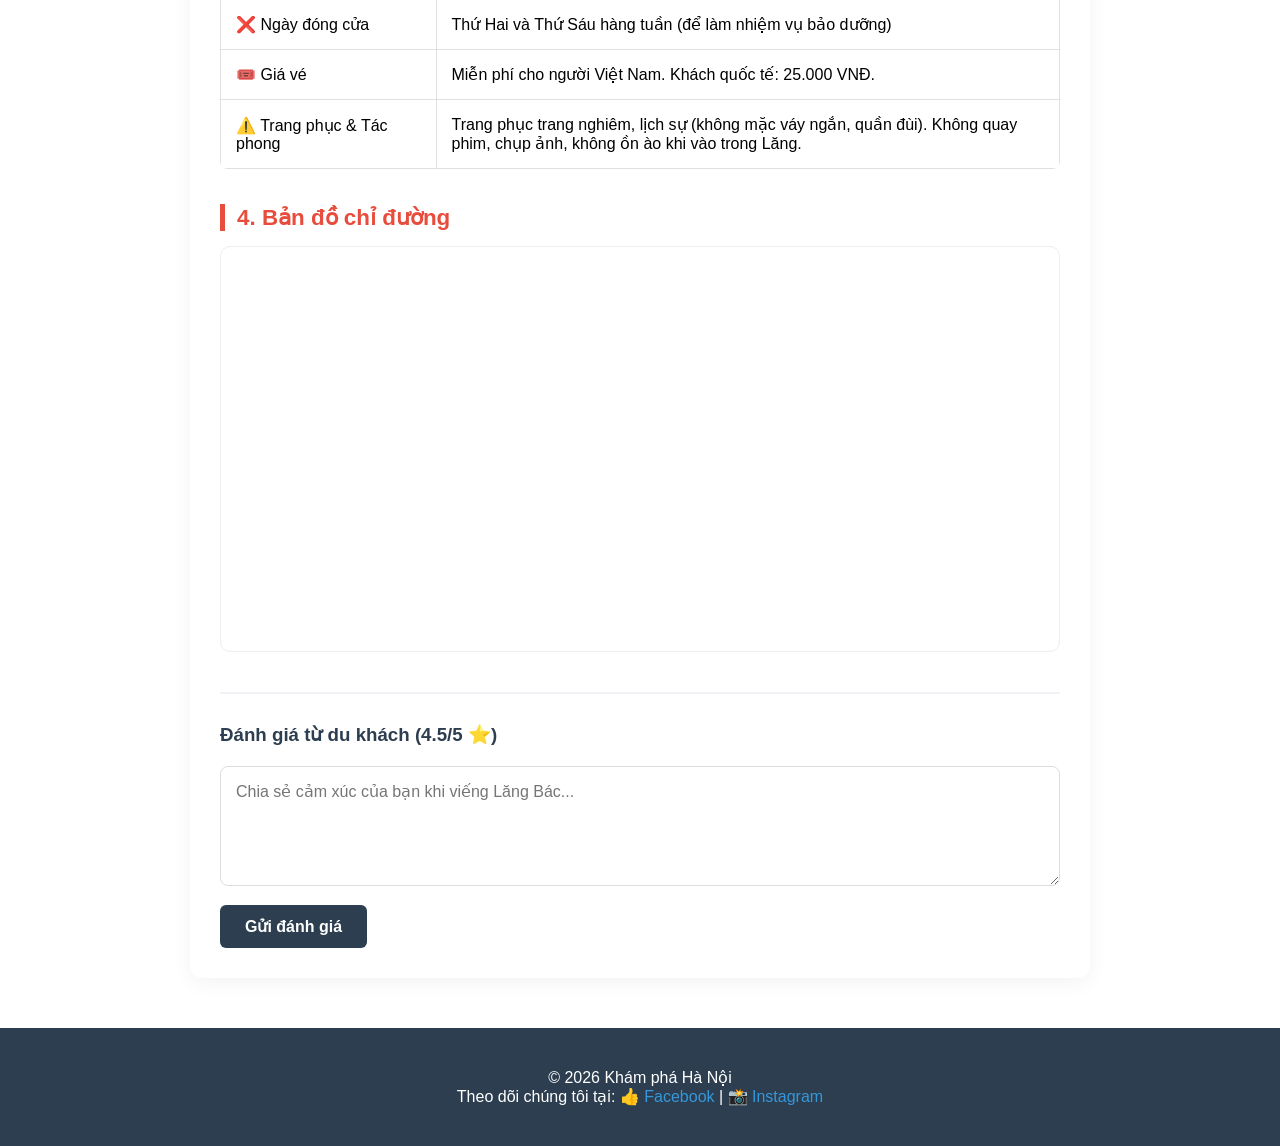
<file: diadiem/lang.html>
<!doctype html>
<html lang="vi">
  <head>
    <meta charset="UTF-8" />
    <meta name="viewport" content="width=device-width, initial-scale=1.0" />
    <title>Lăng Chủ tịch Hồ Chí Minh</title>
    <link rel="stylesheet" href="../style.css" />
  </head>
  <body>
    <header class="header">
      <div class="logo">
        <a href="../index.html"><h2>Hanoi<span>Travel</span></h2></a>
      </div>
      <input type="checkbox" id="menu-toggle" class="menu-toggle">
      <label for="menu-toggle" class="hamburger">
        <span></span>
        <span></span>
        <span></span>
      </label>
      <nav class="menu">
        <ul>
          <li><a href="../index.html">Trang chủ</a></li>
          <li>
            <a href="../index.html#featured" class="active">Địa điểm</a>
          </li>
          <li><a href="../amthuc.html">Ẩm thực</a></li>
          <li><a href="../lienhe.html">Liên hệ</a></li>
        </ul>
      </nav>
      <div class="header-right">
        <div class="tk">
          <input type="text" placeholder="Tìm kiếm địa danh..." />
          <button type="button">🔍</button>
        </div>
        <div class="auth-buttons">
          <a href="../dangnhap.html" class="login">Đăng nhập</a>
        </div>
      </div>
    </header>

    <main class="trang-chitiet">
      <ul class="dieuhuong">
        <li><a href="../index.html">Trang chủ</a></li>
        <li>»</li>
        <li><a href="../index.html#featured">Địa điểm</a></li>
        <li>»</li>
        <li>Lăng Chủ tịch Hồ Chí Minh</li>
      </ul>

      <div class="phan-dau-chitiet">
        <h1>Lăng Chủ tịch Hồ Chí Minh - Trái tim của cả nước</h1>
        <div class="anh-bia">
          <img src="../img/lang.jpg" alt="Lăng Bác"/>
        </div>
      </div>

      <div class="noidung-baiviet">
        <p>
          <strong>Lăng Chủ tịch Hồ Chí Minh</strong> (hay còn gọi là Lăng Bác)
          là nơi đặt thi hài của Chủ tịch Hồ Chí Minh. Nằm tại vị trí trung tâm
          của Quảng trường Ba Đình lịch sử - nơi Bác Hồ đã đọc bản Tuyên ngôn
          Độc lập khai sinh ra nước Việt Nam Dân chủ Cộng hòa vào ngày 2/9/1945.
        </p>

        <h3>1. Kiến trúc và ý nghĩa</h3>
        <p>
          Lăng được chính thức khởi công xây dựng vào ngày 2 tháng 9 năm 1973 và
          khánh thành vào ngày 29 tháng 8 năm 1975. Lăng gồm 3 lớp với chiều cao
          21,6 mét. Lớp dưới tạo dáng bậc thềm tam cấp, lớp giữa là phòng thi
          hài và các hành lang, lên lớp trên cùng là mái lăng hình tam cấp.
        </p>
        <p>
          Vật liệu xây dựng Lăng được mang về từ mọi miền tổ quốc: Cát lấy từ
          suối Kim Bôi, đá cuội từ các con suối vùng Sơn Dương, Chiêm Hóa, đá
          tảng từ Thanh Hóa, Nghệ An... thể hiện tình cảm của đồng bào cả nước
          hướng về Bác.
        </p>

        <h3>2. Quần thể di tích xung quanh</h3>
        <p>
          Khi đến viếng Lăng Bác, du khách thường kết hợp tham quan cụm di tích
          liền kề bao gồm:
          <strong
            >Phủ Chủ tịch, Nhà sàn Bác Hồ, Ao cá Bác Hồ và Chùa Một Cột</strong
          >. Đây đều là những địa danh mang đậm dấu ấn lịch sử và kiến trúc độc
          đáo.
        </p>

        <h3>3. Cẩm nang tham quan (Cần lưu ý)</h3>
        <table class="bangthongtin">
          <tr>
            <th>Hạng mục</th>
            <th>Thông tin chi tiết</th>
          </tr>
          <tr>
            <td>📍 Địa chỉ</td>
            <td>Số 2 Hùng Vương, Điện Bàn, Ba Đình, Hà Nội</td>
          </tr>
          <tr>
            <td>⏰ Lịch viếng (Mùa hè: 1/4 - 31/10)</td>
            <td>07:30 - 10:30 (Thứ 7, CN và ngày lễ mở đến 11:00)</td>
          </tr>
          <tr>
            <td>⏰ Lịch viếng (Mùa đông: 1/11 - 31/3)</td>
            <td>08:00 - 11:00 (Thứ 7, CN và ngày lễ mở đến 11:30)</td>
          </tr>
          <tr>
            <td>❌ Ngày đóng cửa</td>
            <td>Thứ Hai và Thứ Sáu hàng tuần (để làm nhiệm vụ bảo dưỡng)</td>
          </tr>
          <tr>
            <td>🎟️ Giá vé</td>
            <td>Miễn phí cho người Việt Nam. Khách quốc tế: 25.000 VNĐ.</td>
          </tr>
          <tr>
            <td>⚠️ Trang phục & Tác phong</td>
            <td>
              Trang phục trang nghiêm, lịch sự (không mặc váy ngắn, quần đùi).
              Không quay phim, chụp ảnh, không ồn ào khi vào trong Lăng.
            </td>
          </tr>
        </table>

        <h3>4. Bản đồ chỉ đường</h3>
        <div class="ban-do">
          <iframe
            src="https://www.google.com/maps/embed?pb=!1m18!1m12!1m3!1d3723.9261899147573!2d105.83226591533221!3d21.035637292922756!2m3!1f0!2f0!3f0!3m2!1i1024!2i768!4f13.1!3m3!1m2!1s0x3135aba15ec15d17%3A0x620e85c2cfe14d4c!2zTMSDbmcgQ2jhu6cgdOG7i2NoIEjhu5MgQ2jDrSBNaW5o!5e0!3m2!1svi!2s!4v1680000000000!5m2!1svi!2s"
            width="100%"
            height="400"
            style="border: 0"
            allowfullscreen=""
            loading="lazy"
            referrerpolicy="no-referrer-when-downgrade"
          ></iframe>
        </div>
      </div>

      <div class="khu-vuc-binh-luan">
        <h3>Đánh giá từ du khách (4.5/5 ⭐)</h3>

        <form class="form-binh-luan">
          <textarea
            placeholder="Chia sẻ cảm xúc của bạn khi viếng Lăng Bác..."
          ></textarea>
          <button type="reset" class="guidanhgia">Gửi đánh giá</button>
        </form>
          </div>
        </div>
      </div>
    </main>
    <footer class="footer">
      <div class="footer-content">
        <p>&copy; 2026 Khám phá Hà Nội</p>
        <p>
          Theo dõi chúng tôi tại:
          <a href="#"><span class="social-icon">👍</span> Facebook</a> |
          <a href="#"><span class="social-icon">📸</span> Instagram</a>
        </p>
      </div>
    </footer>
  </body>
</html>
</file>
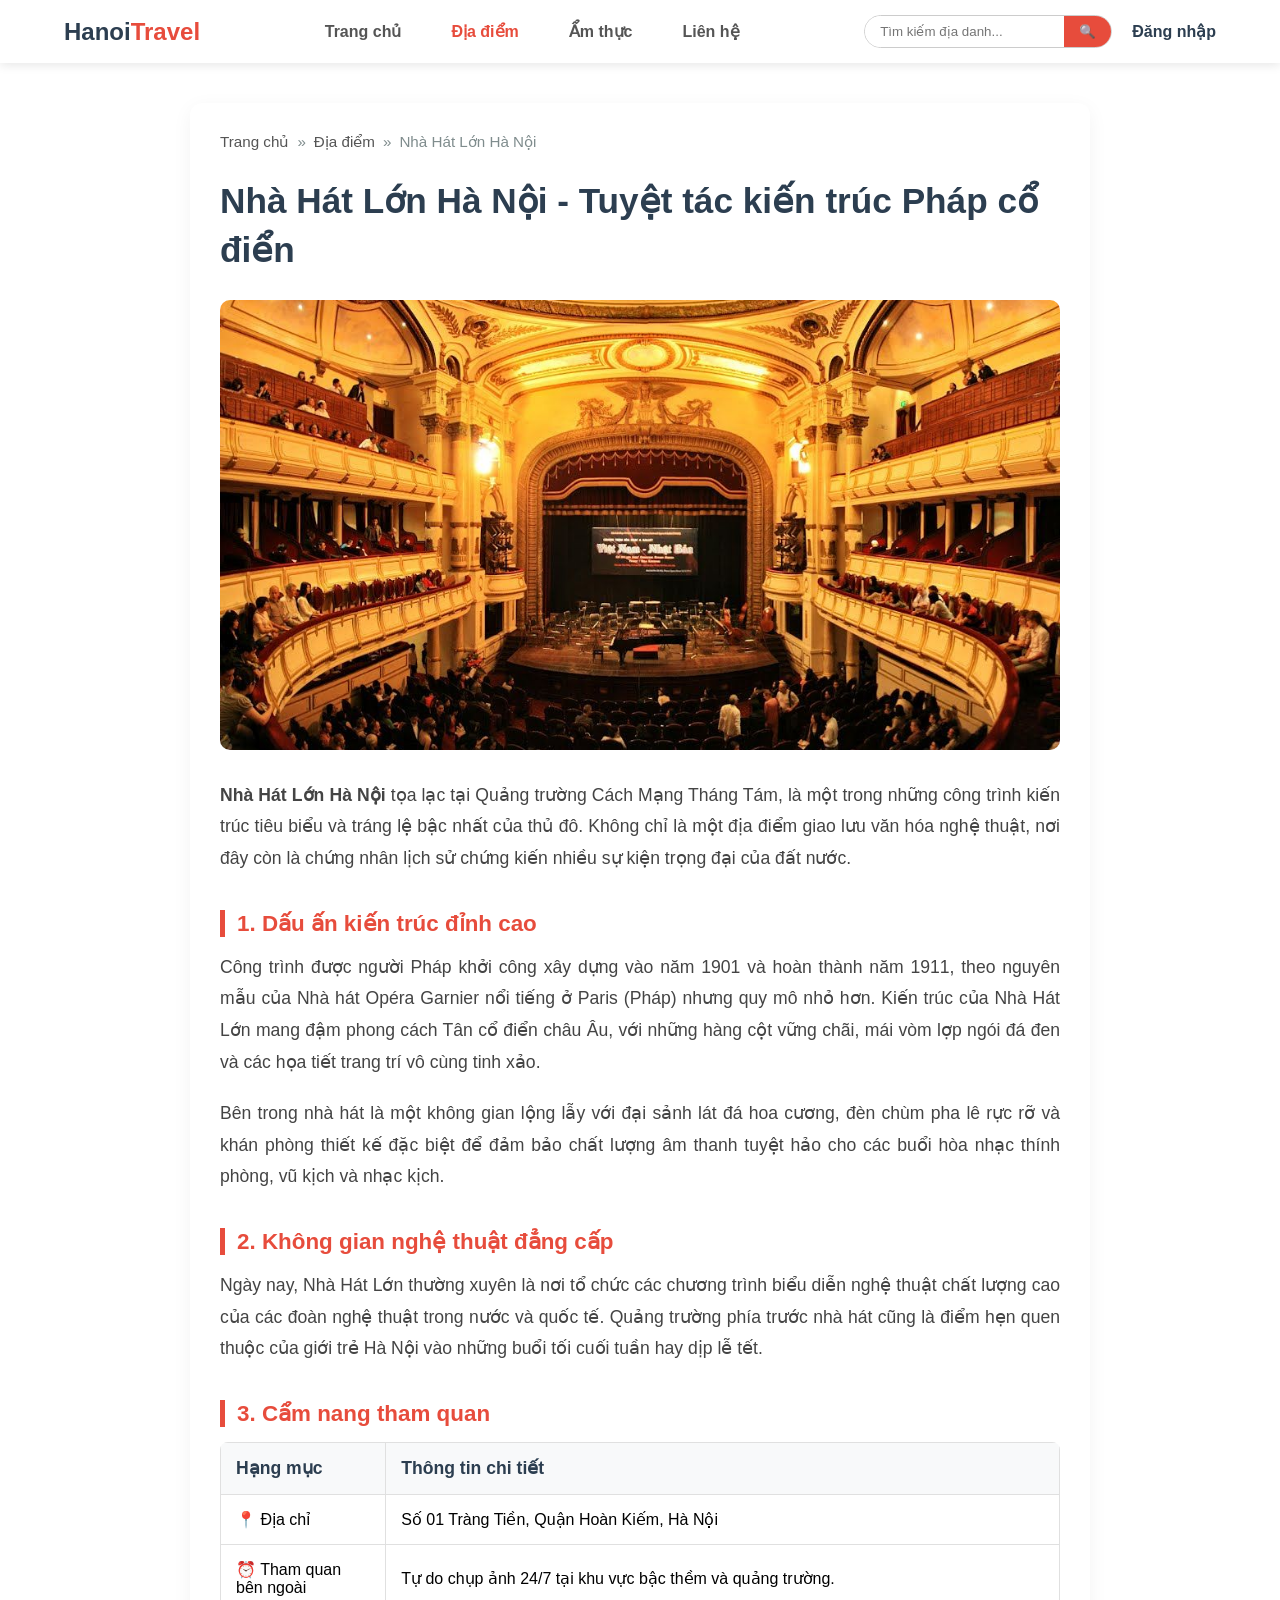
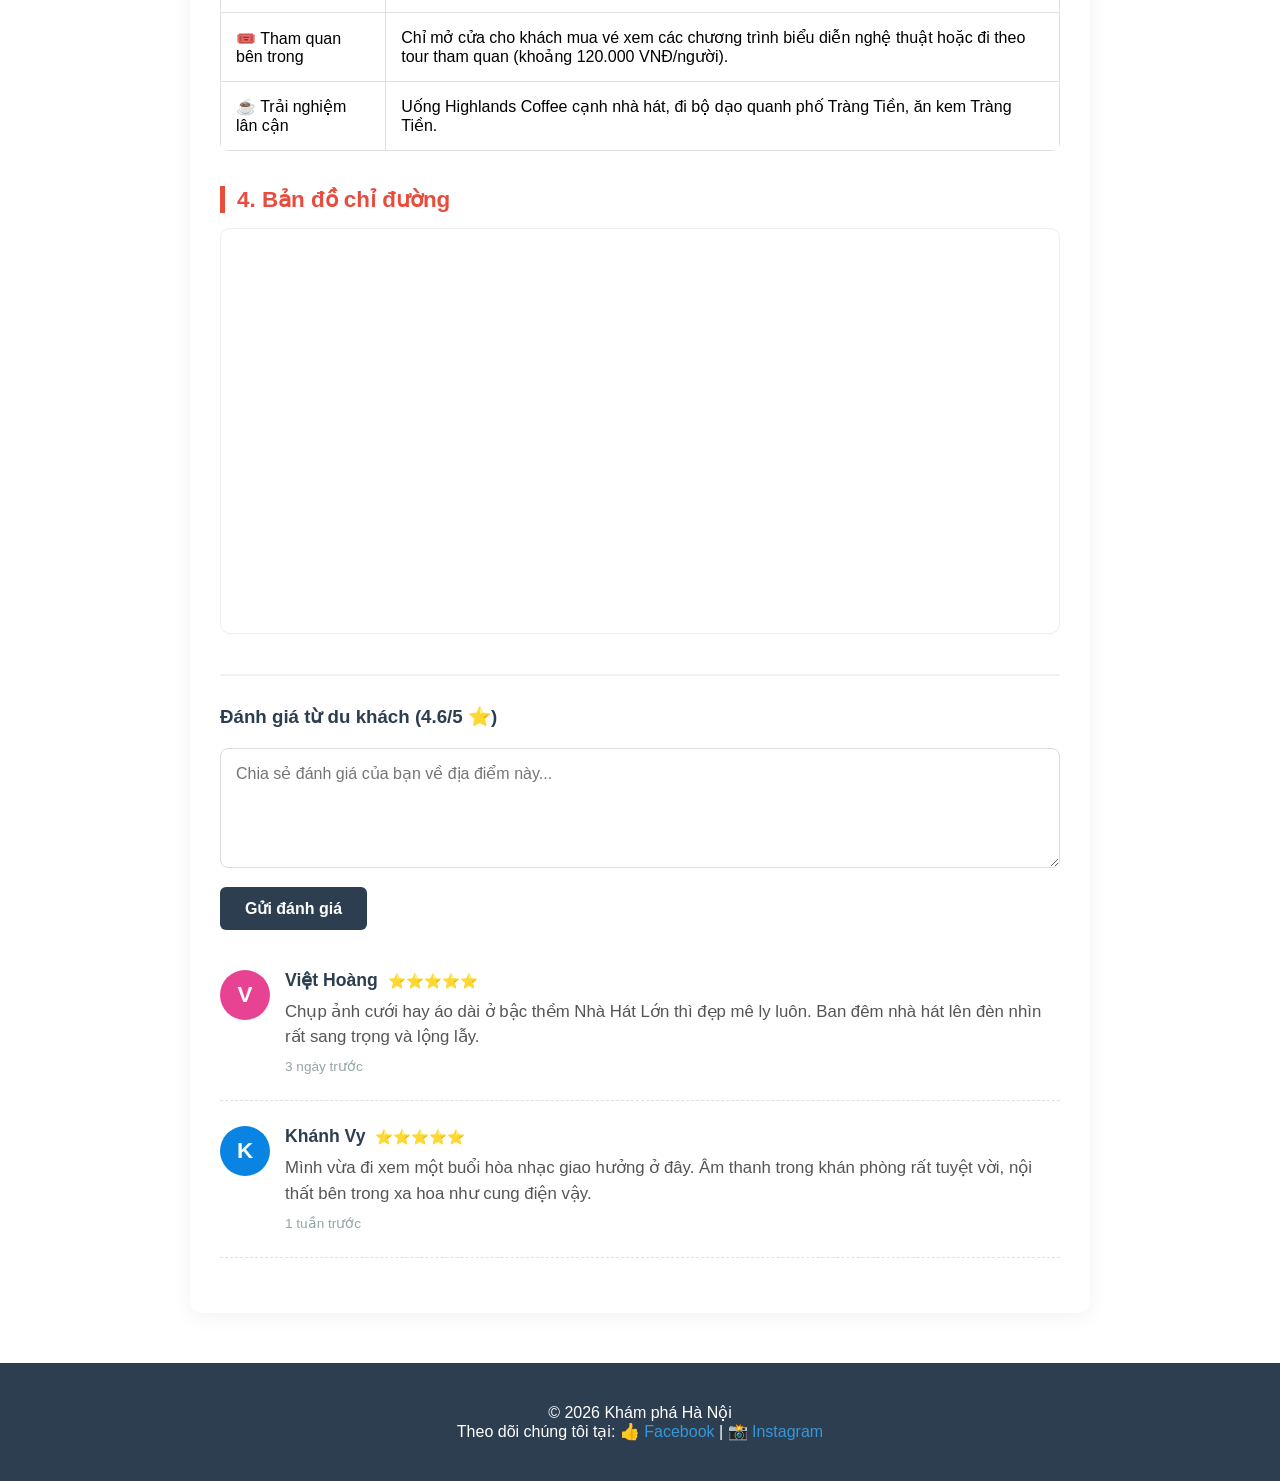
<file: diadiem/nhahat.html>
<!doctype html>
<html lang="vi">
  <head>
    <meta charset="UTF-8" />
    <meta name="viewport" content="width=device-width, initial-scale=1.0" />
    <title>Nhà Hát Lớn Hà Nội</title>
    <link rel="stylesheet" href="../style.css" />
  </head>
  <body>
    <header class="header">
      <div class="logo">
        <a href="../index.html"><h2>Hanoi<span>Travel</span></h2></a>
      </div>
      <input type="checkbox" id="menu-toggle" class="menu-toggle">
      <label for="menu-toggle" class="hamburger">
        <span></span>
        <span></span>
        <span></span>
      </label>
      <nav class="menu">
        <ul>
          <li><a href="../index.html">Trang chủ</a></li>
          <li>
            <a href="../index.html#featured" class="active">Địa điểm</a>
          </li>
          <li><a href="../amthuc.html">Ẩm thực</a></li>
          <li><a href="../lienhe.html">Liên hệ</a></li>
        </ul>
      </nav>
      <div class="header-right">
        <div class="tk">
          <input type="text" placeholder="Tìm kiếm địa danh..." />
          <button type="button">🔍</button>
        </div>
        <div class="auth-buttons">
          <a href="../dangnhap.html" class="login">Đăng nhập</a>
        </div>
      </div>
    </header>

    <main class="trang-chitiet">
      <ul class="dieuhuong">
        <li><a href="../index.html">Trang chủ</a></li>
        <li>»</li>
        <li><a href="../index.html#featured">Địa điểm</a></li>
        <li>»</li>
        <li>Nhà Hát Lớn Hà Nội</li>
      </ul>

      <div class="phan-dau-chitiet">
        <h1>Nhà Hát Lớn Hà Nội - Tuyệt tác kiến trúc Pháp cổ điển</h1>
        <div class="anh-bia">
          <img src="../img/nhahat.jpg" alt="Nhà Hát Lớn Hà Nội" />
        </div>
      </div>

      <div class="noidung-baiviet">
        <p>
          <strong>Nhà Hát Lớn Hà Nội</strong> tọa lạc tại Quảng trường Cách Mạng
          Tháng Tám, là một trong những công trình kiến trúc tiêu biểu và tráng
          lệ bậc nhất của thủ đô. Không chỉ là một địa điểm giao lưu văn hóa
          nghệ thuật, nơi đây còn là chứng nhân lịch sử chứng kiến nhiều sự kiện
          trọng đại của đất nước.
        </p>

        <h3>1. Dấu ấn kiến trúc đỉnh cao</h3>
        <p>
          Công trình được người Pháp khởi công xây dựng vào năm 1901 và hoàn
          thành năm 1911, theo nguyên mẫu của Nhà hát Opéra Garnier nổi tiếng ở
          Paris (Pháp) nhưng quy mô nhỏ hơn. Kiến trúc của Nhà Hát Lớn mang đậm
          phong cách Tân cổ điển châu Âu, với những hàng cột vững chãi, mái vòm
          lợp ngói đá đen và các họa tiết trang trí vô cùng tinh xảo.
        </p>
        <p>
          Bên trong nhà hát là một không gian lộng lẫy với đại sảnh lát đá hoa
          cương, đèn chùm pha lê rực rỡ và khán phòng thiết kế đặc biệt để đảm
          bảo chất lượng âm thanh tuyệt hảo cho các buổi hòa nhạc thính phòng,
          vũ kịch và nhạc kịch.
        </p>

        <h3>2. Không gian nghệ thuật đẳng cấp</h3>
        <p>
          Ngày nay, Nhà Hát Lớn thường xuyên là nơi tổ chức các chương trình
          biểu diễn nghệ thuật chất lượng cao của các đoàn nghệ thuật trong nước
          và quốc tế. Quảng trường phía trước nhà hát cũng là điểm hẹn quen
          thuộc của giới trẻ Hà Nội vào những buổi tối cuối tuần hay dịp lễ tết.
        </p>

        <h3>3. Cẩm nang tham quan</h3>
        <table class="bangthongtin">
          <tr>
            <th>Hạng mục</th>
            <th>Thông tin chi tiết</th>
          </tr>
          <tr>
            <td>📍 Địa chỉ</td>
            <td>Số 01 Tràng Tiền, Quận Hoàn Kiếm, Hà Nội</td>
          </tr>
          <tr>
            <td>⏰ Tham quan bên ngoài</td>
            <td>Tự do chụp ảnh 24/7 tại khu vực bậc thềm và quảng trường.</td>
          </tr>
          <tr>
            <td>🎟️ Tham quan bên trong</td>
            <td>
              Chỉ mở cửa cho khách mua vé xem các chương trình biểu diễn nghệ
              thuật hoặc đi theo tour tham quan (khoảng 120.000 VNĐ/người).
            </td>
          </tr>
          <tr>
            <td>☕ Trải nghiệm lân cận</td>
            <td>
              Uống Highlands Coffee cạnh nhà hát, đi bộ dạo quanh phố Tràng
              Tiền, ăn kem Tràng Tiền.
            </td>
          </tr>
        </table>

        <h3>4. Bản đồ chỉ đường</h3>
        <div class="ban-do">
          <iframe
            src="https://maps.google.com/maps?q=Nhà%20Hát%20Lớn%20Hà%20Nội&t=&z=16&ie=UTF8&iwloc=&output=embed"
            width="100%"
            height="400"
            style="border: 0"
            allowfullscreen=""
            loading="lazy"
            <!-- referrerpolicy="no-referrer-when-downgrade"  -->
          ></iframe>
        </div>
      </div>

      <div class="khu-vuc-binh-luan">
        <h3>Đánh giá từ du khách (4.6/5 ⭐)</h3>

        <form class="form-binh-luan">
          <textarea
            required
            placeholder="Chia sẻ đánh giá của bạn về địa điểm này..."
          ></textarea>

          <button type="reset" class="guidanhgia">Gửi đánh giá</button>
        </form>
        <div class="danh-sach-binh-luan">
          <div class="item-binh-luan">
            <div class="avatar" style="background: #e84393">V</div>
            <div class="noidung-bl">
              <h4>Việt Hoàng <span class="sao">⭐⭐⭐⭐⭐</span></h4>
              <p>
                Chụp ảnh cưới hay áo dài ở bậc thềm Nhà Hát Lớn thì đẹp mê ly
                luôn. Ban đêm nhà hát lên đèn nhìn rất sang trọng và lộng lẫy.
              </p>
              <span class="thoigian">3 ngày trước</span>
            </div>
          </div>

          <div class="item-binh-luan">
            <div class="avatar" style="background: #0984e3">K</div>
            <div class="noidung-bl">
              <h4>Khánh Vy <span class="sao">⭐⭐⭐⭐⭐</span></h4>
              <p>
                Mình vừa đi xem một buổi hòa nhạc giao hưởng ở đây. Âm thanh
                trong khán phòng rất tuyệt vời, nội thất bên trong xa hoa như
                cung điện vậy.
              </p>
              <span class="thoigian">1 tuần trước</span>
            </div>
          </div>
        </div>
      </div>
    </main>

    <footer class="footer">
      <div class="footer-content">
        <p>© 2026 Khám phá Hà Nội</p>
        <p>
          Theo dõi chúng tôi tại:
          <a href="#"><span class="social-icon">👍</span> Facebook</a> |
          <a href="#"><span class="social-icon">📸</span> Instagram</a>
        </p>
      </div>
    </footer>
  </body>
</html>
</file>
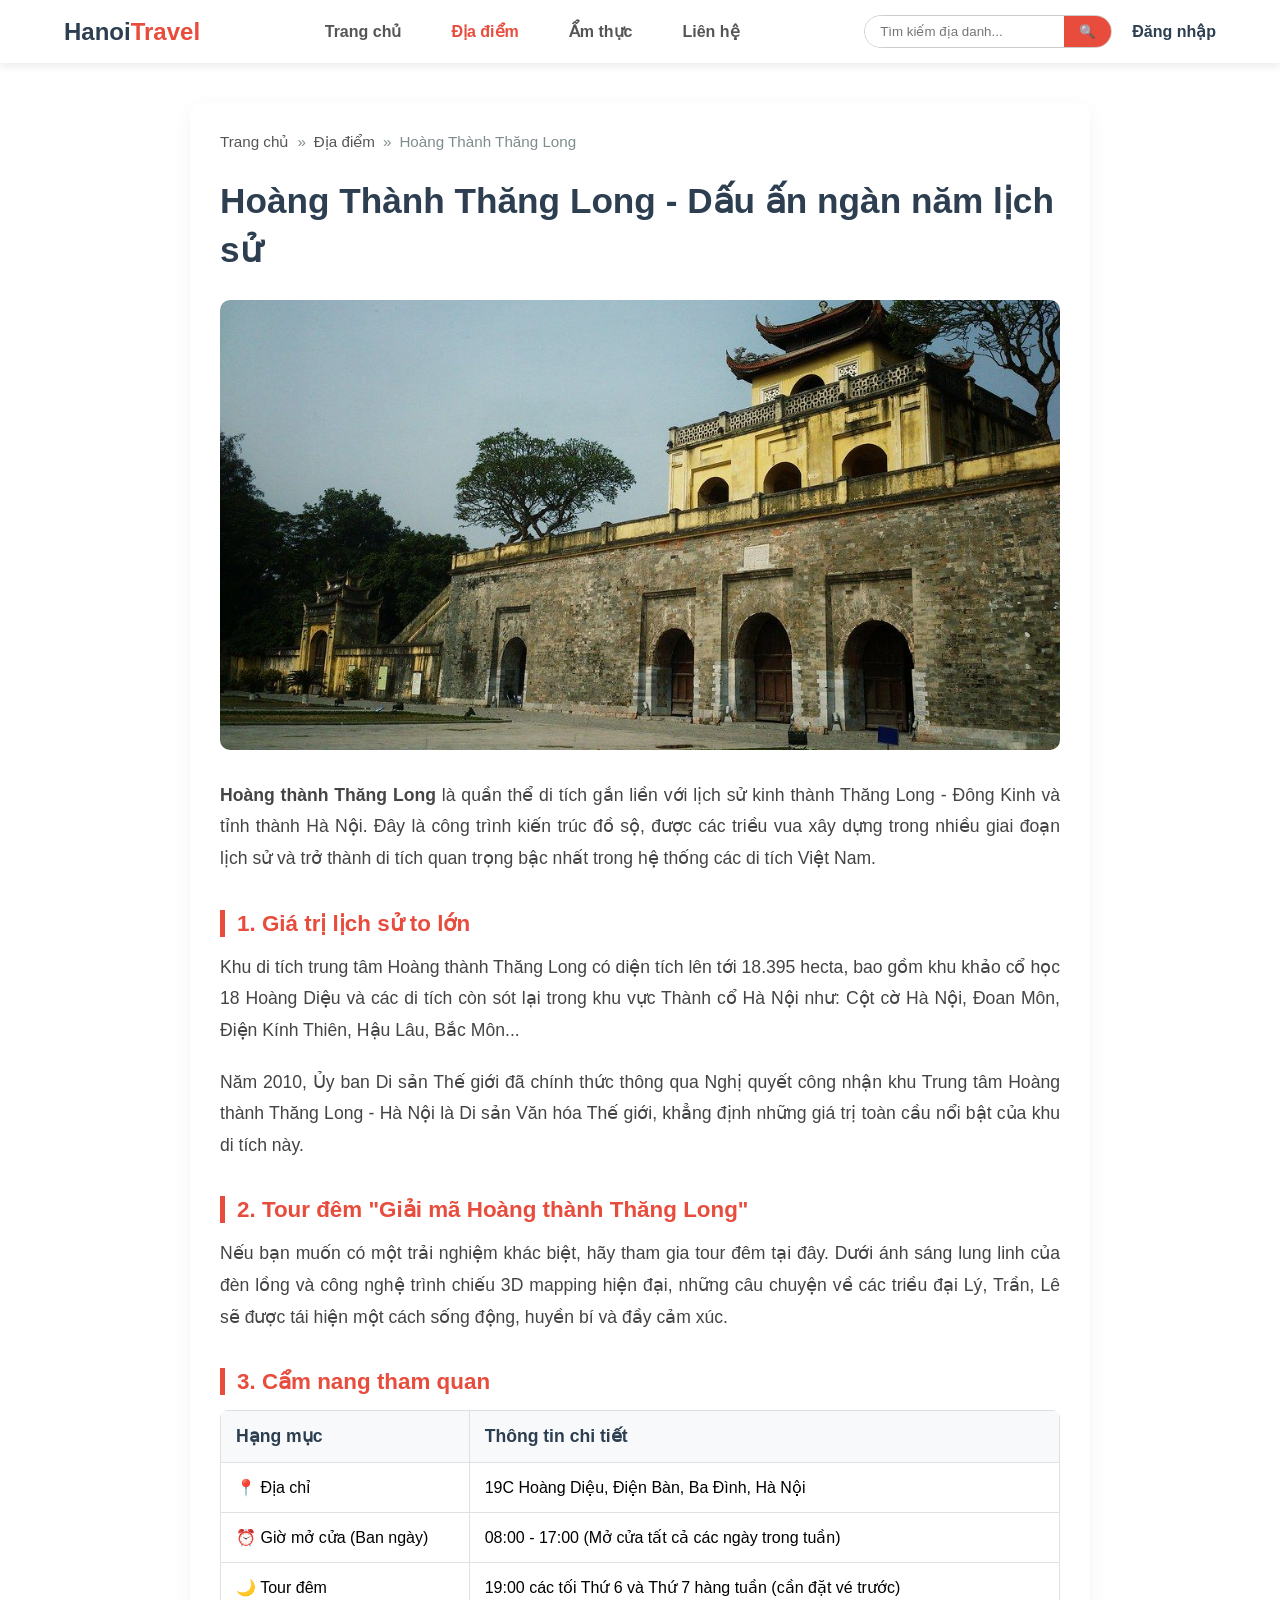
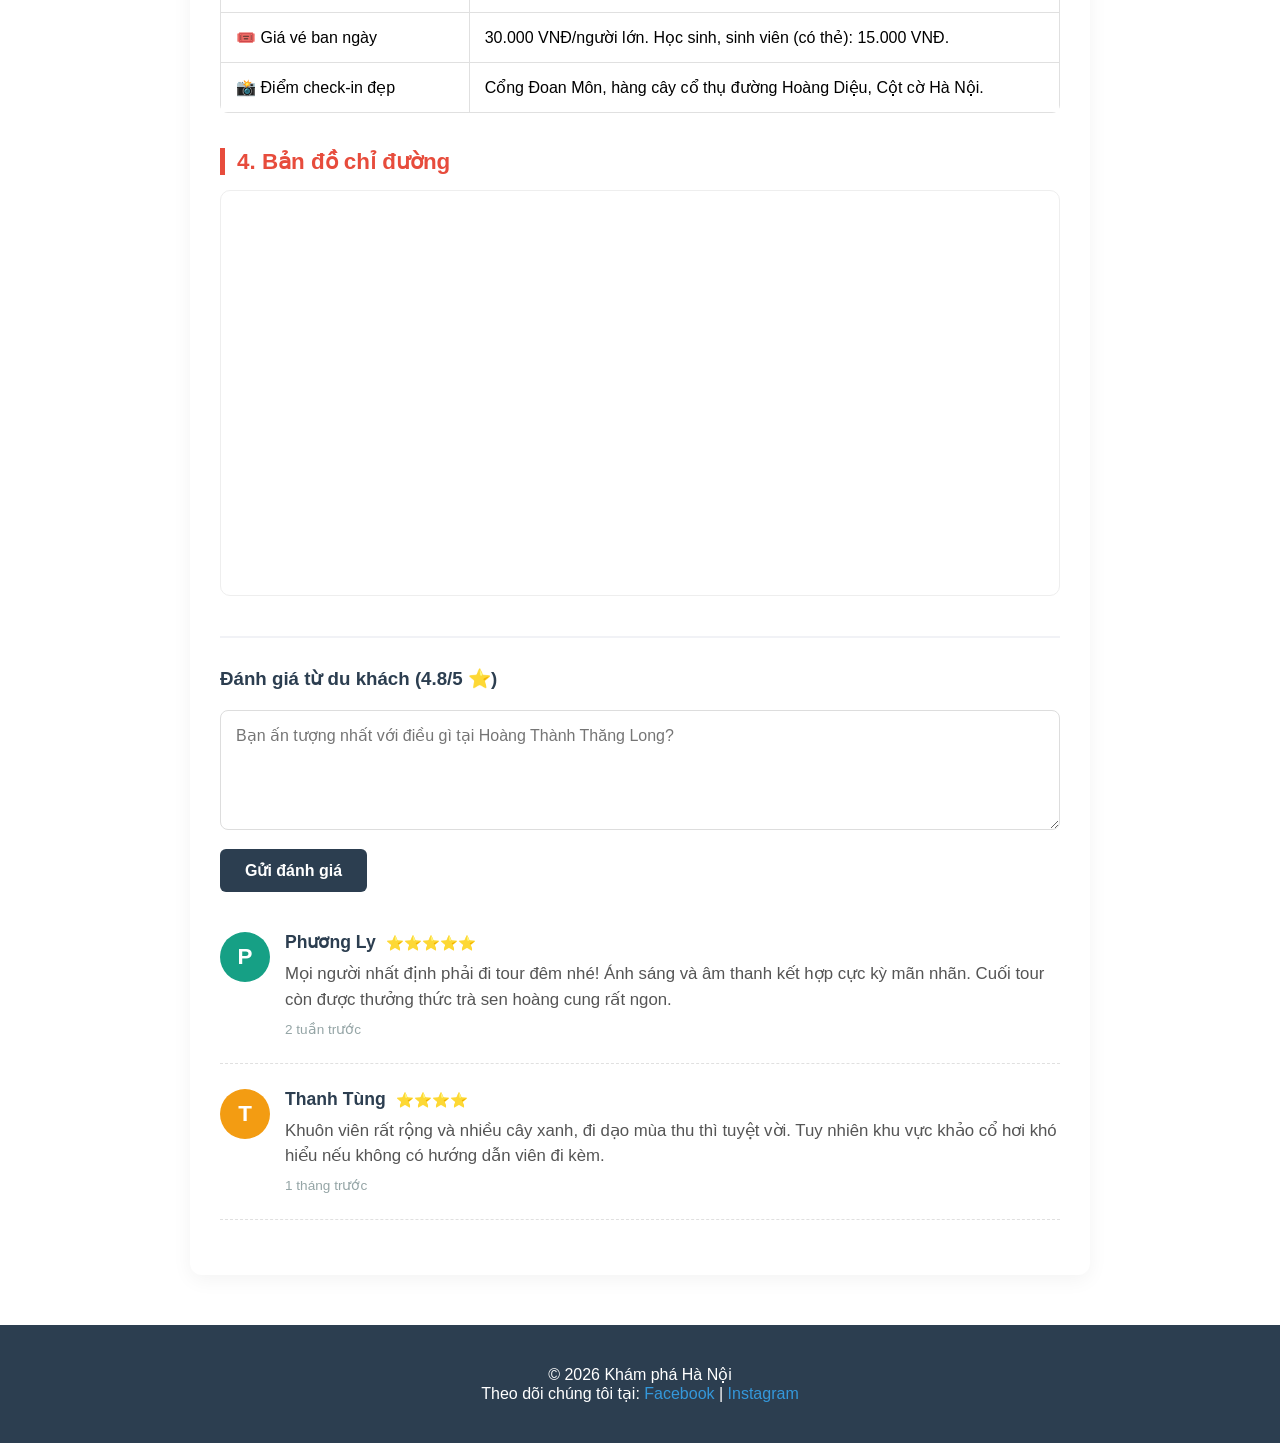
<file: diadiem/thanglong.html>
<!doctype html>
<html lang="vi">
  <head>
    <meta charset="UTF-8" />
    <meta name="viewport" content="width=device-width, initial-scale=1.0" />
    <title>Hoàng Thành Thăng Long</title>
    <link rel="stylesheet" href="../style.css" />
  </head>
  <body>
    <header class="header">
      <div class="logo">
        <a href="../index.html"
          ><h2>Hanoi<span>Travel</span></h2></a
        >
      </div>
      <input type="checkbox" id="menu-toggle" class="menu-toggle" />
      <label for="menu-toggle" class="hamburger">
        <span></span>
        <span></span>
        <span></span>
      </label>
      <nav class="menu">
        <ul>
          <li><a href="../index.html">Trang chủ</a></li>
          <li>
            <a href="../index.html#featured" class="active">Địa điểm</a>
          </li>
          <li><a href="../amthuc.html">Ẩm thực</a></li>
          <li><a href="../lienhe.html">Liên hệ</a></li>
        </ul>
      </nav>
      <div class="header-right">
        <div class="tk">
          <input type="text" placeholder="Tìm kiếm địa danh..." />
          <button type="button">🔍</button>
        </div>
        <div class="auth-buttons">
          <a href="../dangnhap.html" class="login">Đăng nhập</a>
        </div>
      </div>
    </header>

    <main class="trang-chitiet">
      <ul class="dieuhuong">
        <li><a href="../index.html">Trang chủ</a></li>
        <li>»</li>
        <li><a href="../index.html#featured">Địa điểm</a></li>
        <li>»</li>
        <li>Hoàng Thành Thăng Long</li>
      </ul>

      <div class="phan-dau-chitiet">
        <h1>Hoàng Thành Thăng Long - Dấu ấn ngàn năm lịch sử</h1>
        <div class="anh-bia">
          <img
            src="../img/thanglong.jpg"
            alt="Đoan Môn - Hoàng Thành Thăng Long"
          />
        </div>
      </div>

      <div class="noidung-baiviet">
        <p>
          <strong>Hoàng thành Thăng Long</strong> là quần thể di tích gắn liền
          với lịch sử kinh thành Thăng Long - Đông Kinh và tỉnh thành Hà Nội.
          Đây là công trình kiến trúc đồ sộ, được các triều vua xây dựng trong
          nhiều giai đoạn lịch sử và trở thành di tích quan trọng bậc nhất trong
          hệ thống các di tích Việt Nam.
        </p>

        <h3>1. Giá trị lịch sử to lớn</h3>
        <p>
          Khu di tích trung tâm Hoàng thành Thăng Long có diện tích lên tới
          18.395 hecta, bao gồm khu khảo cổ học 18 Hoàng Diệu và các di tích còn
          sót lại trong khu vực Thành cổ Hà Nội như: Cột cờ Hà Nội, Đoan Môn,
          Điện Kính Thiên, Hậu Lâu, Bắc Môn...
        </p>
        <p>
          Năm 2010, Ủy ban Di sản Thế giới đã chính thức thông qua Nghị quyết
          công nhận khu Trung tâm Hoàng thành Thăng Long - Hà Nội là Di sản Văn
          hóa Thế giới, khẳng định những giá trị toàn cầu nổi bật của khu di
          tích này.
        </p>

        <h3>2. Tour đêm "Giải mã Hoàng thành Thăng Long"</h3>
        <p>
          Nếu bạn muốn có một trải nghiệm khác biệt, hãy tham gia tour đêm tại
          đây. Dưới ánh sáng lung linh của đèn lồng và công nghệ trình chiếu 3D
          mapping hiện đại, những câu chuyện về các triều đại Lý, Trần, Lê sẽ
          được tái hiện một cách sống động, huyền bí và đầy cảm xúc.
        </p>

        <h3>3. Cẩm nang tham quan</h3>
        <table class="bangthongtin">
          <tr>
            <th>Hạng mục</th>
            <th>Thông tin chi tiết</th>
          </tr>
          <tr>
            <td>📍 Địa chỉ</td>
            <td>19C Hoàng Diệu, Điện Bàn, Ba Đình, Hà Nội</td>
          </tr>
          <tr>
            <td>⏰ Giờ mở cửa (Ban ngày)</td>
            <td>08:00 - 17:00 (Mở cửa tất cả các ngày trong tuần)</td>
          </tr>
          <tr>
            <td>🌙 Tour đêm</td>
            <td>19:00 các tối Thứ 6 và Thứ 7 hàng tuần (cần đặt vé trước)</td>
          </tr>
          <tr>
            <td>🎟️ Giá vé ban ngày</td>
            <td>
              30.000 VNĐ/người lớn. Học sinh, sinh viên (có thẻ): 15.000 VNĐ.
            </td>
          </tr>
          <tr>
            <td>📸 Điểm check-in đẹp</td>
            <td>
              Cổng Đoan Môn, hàng cây cổ thụ đường Hoàng Diệu, Cột cờ Hà Nội.
            </td>
          </tr>
        </table>

        <h3>4. Bản đồ chỉ đường</h3>
        <div class="ban-do">
          <iframe
            src="https://www.google.com/maps/embed?pb=!1m18!1m12!1m3!1d3723.863855881405!2d105.83696377609756!3d21.038132780613563!2m3!1f0!2f0!3f0!3m2!1i1024!2i768!4f13.1!3m3!1m2!1s0x3135aba15ec15d17%3A0x620e85c2cfe14d4c!2zSG_DoG5nIFRow6BuaCBUaMSDbmcgTG9uZw!5e0!3m2!1svi!2s!4v1710770000000!5m2!1svi!2s"
            width="100%"
            height="400"
            style="border: 0"
            allowfullscreen=""
            loading="lazy"
            referrerpolicy="no-referrer-when-downgrade"
          ></iframe>
        </div>
      </div>

      <div class="khu-vuc-binh-luan">
        <h3>Đánh giá từ du khách (4.8/5 ⭐)</h3>

        <form class="form-binh-luan">
          <textarea
            placeholder="Bạn ấn tượng nhất với điều gì tại Hoàng Thành Thăng Long?"
          ></textarea>
          <button type="reset" class="guidanhgia">Gửi đánh giá</button>
        </form>

        <div class="danh-sach-binh-luan">
          <div class="item-binh-luan">
            <div class="avatar" style="background: #16a085">P</div>
            <div class="noidung-bl">
              <h4>Phương Ly <span class="sao">⭐⭐⭐⭐⭐</span></h4>
              <p>
                Mọi người nhất định phải đi tour đêm nhé! Ánh sáng và âm thanh
                kết hợp cực kỳ mãn nhãn. Cuối tour còn được thưởng thức trà sen
                hoàng cung rất ngon.
              </p>
              <span class="thoigian">2 tuần trước</span>
            </div>
          </div>

          <div class="item-binh-luan">
            <div class="avatar" style="background: #f39c12">T</div>
            <div class="noidung-bl">
              <h4>Thanh Tùng <span class="sao">⭐⭐⭐⭐</span></h4>
              <p>
                Khuôn viên rất rộng và nhiều cây xanh, đi dạo mùa thu thì tuyệt
                vời. Tuy nhiên khu vực khảo cổ hơi khó hiểu nếu không có hướng
                dẫn viên đi kèm.
              </p>
              <span class="thoigian">1 tháng trước</span>
            </div>
          </div>
        </div>
      </div>
    </main>

    <footer class="footer">
      <div class="footer-content">
        <p>© 2026 Khám phá Hà Nội</p>
        <p>
          Theo dõi chúng tôi tại: <a href="#">Facebook</a> |
          <a href="#">Instagram</a>
        </p>
      </div>
    </footer>
  </body>
</html>
</file>
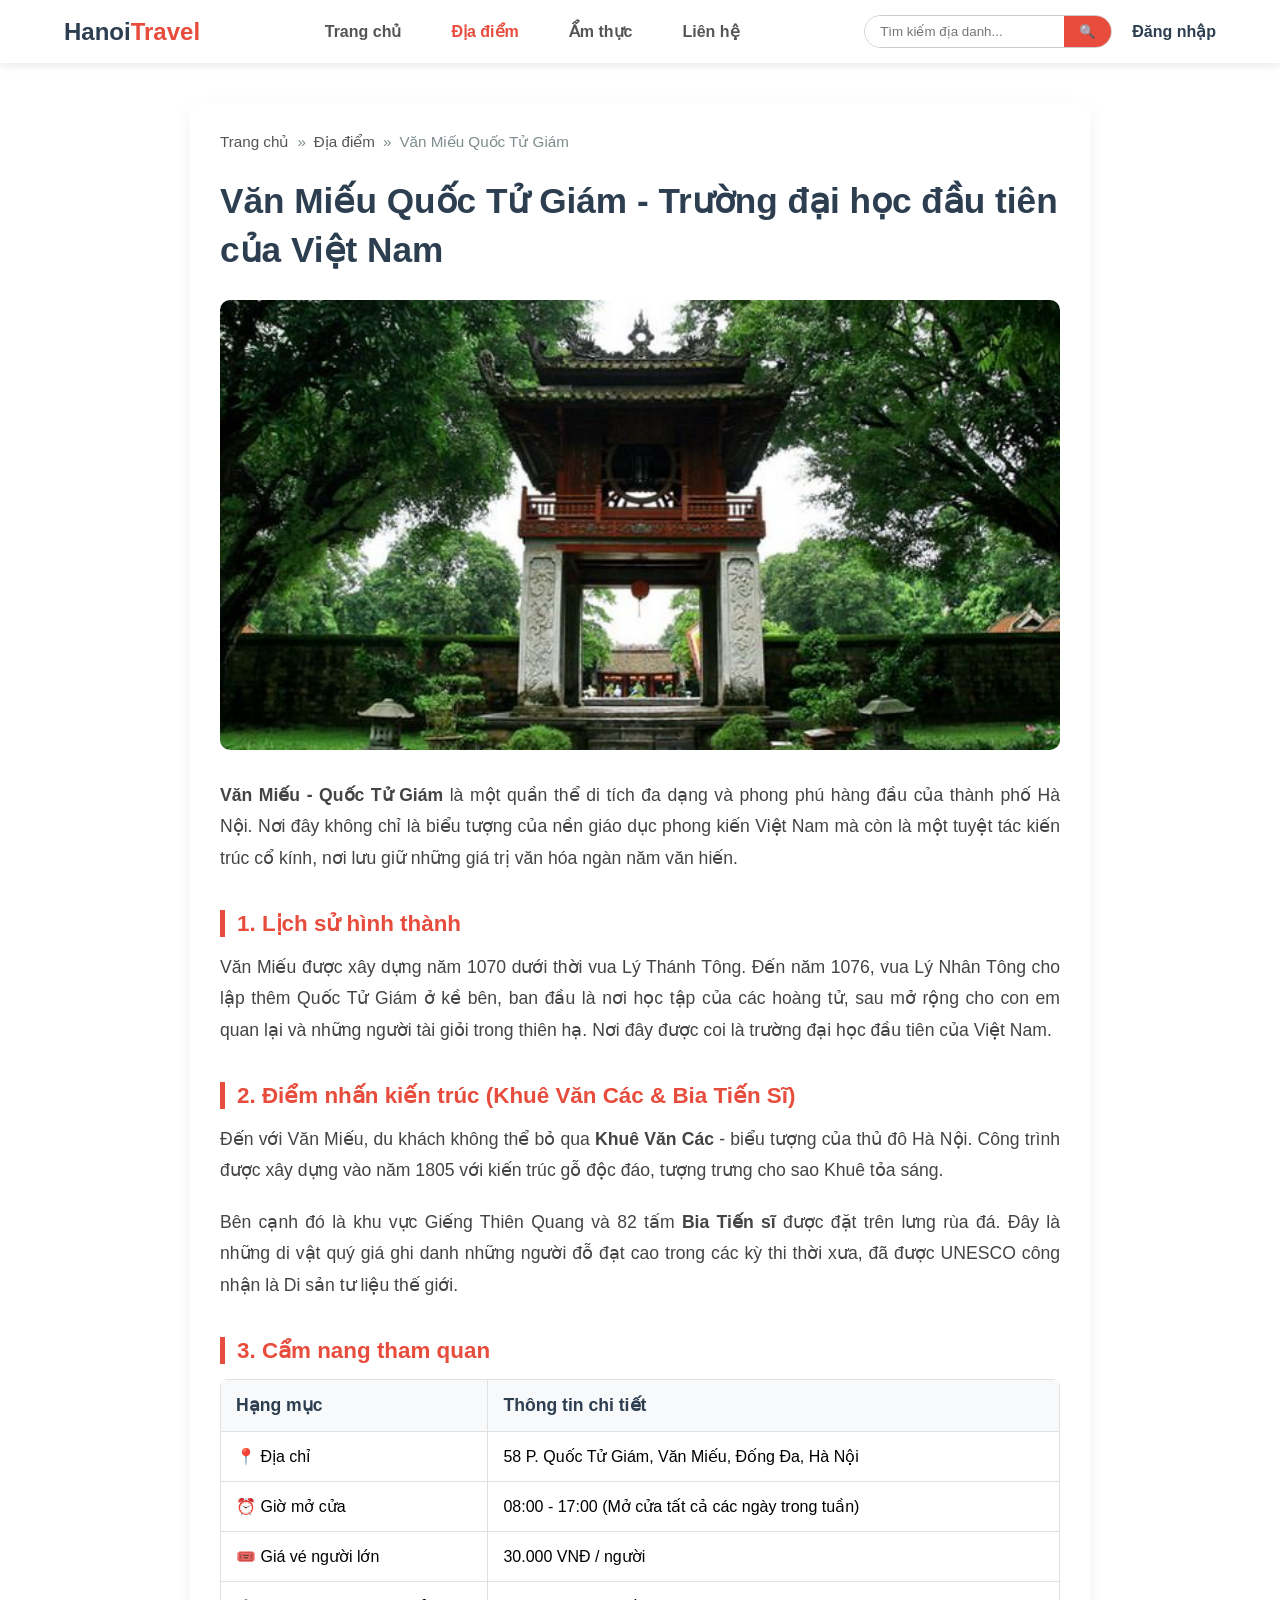
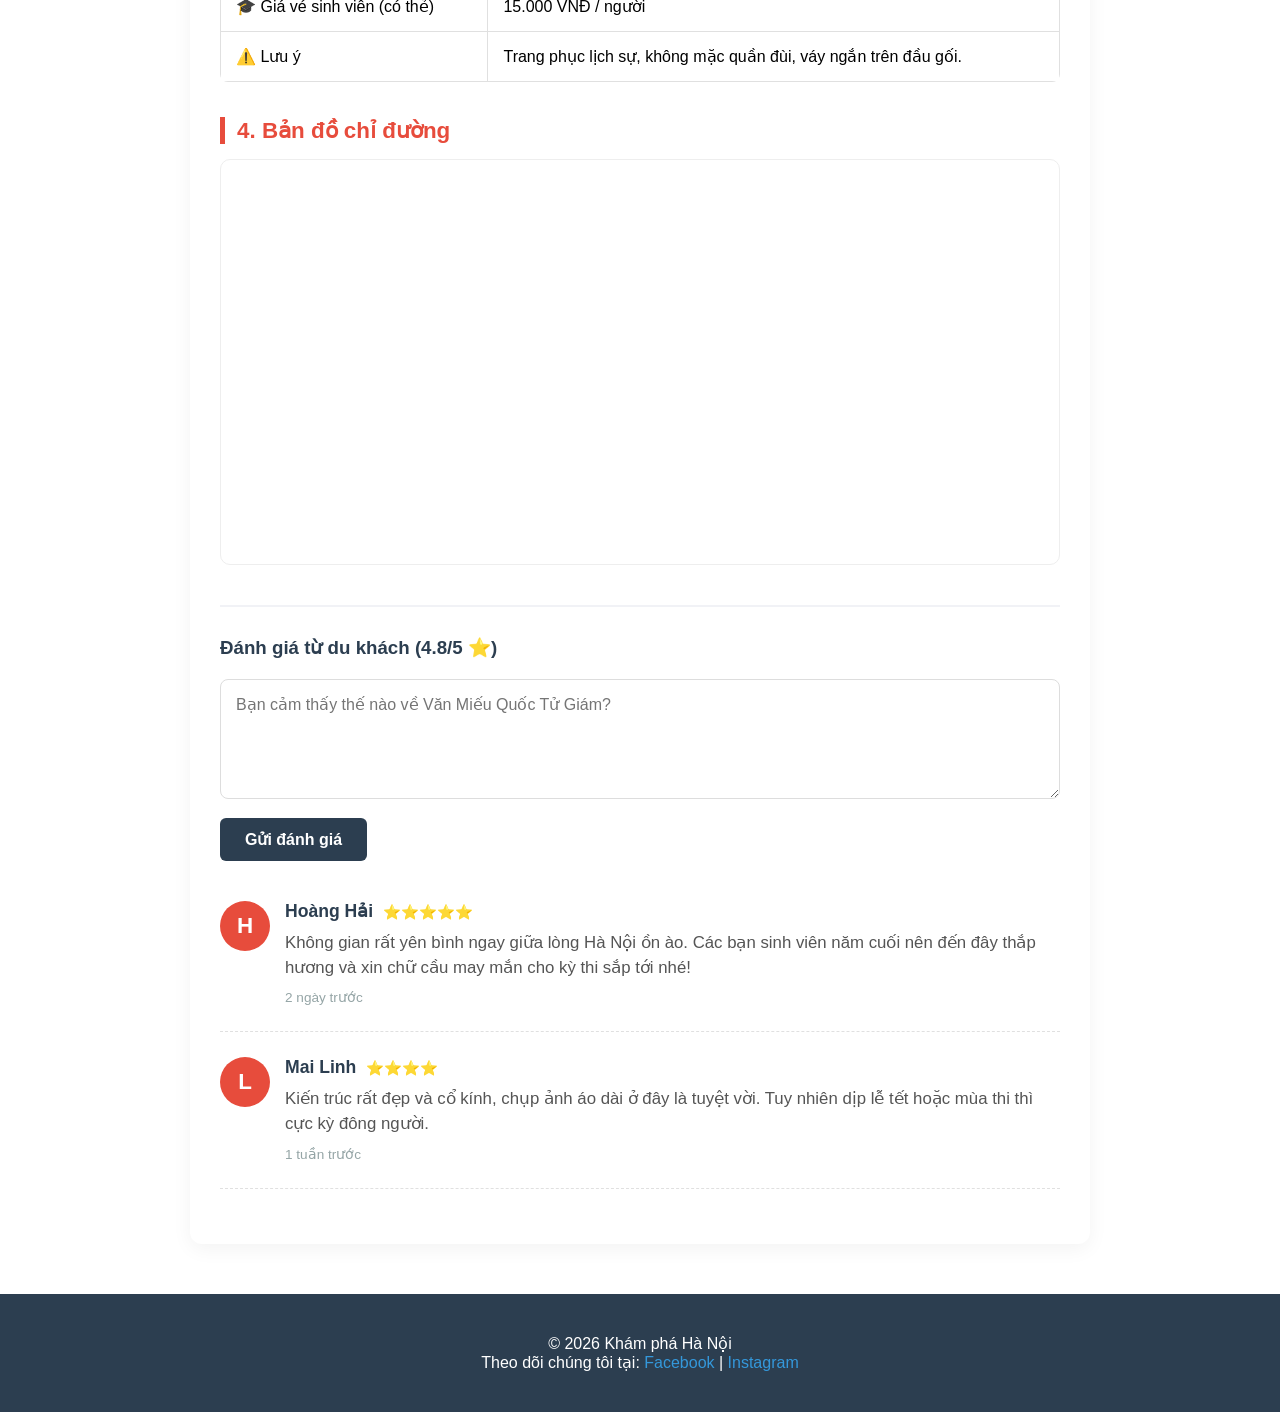
<file: diadiem/vanmieu.html>
<!doctype html>
<html lang="vi">
  <head>
    <meta charset="UTF-8" />
    <meta name="viewport" content="width=device-width, initial-scale=1.0" />
    <title>Văn Miếu Quốc Tử Giám</title>
    <link rel="stylesheet" href="../style.css" />
  </head>
  <body>
    <header class="header">
      <div class="logo">
        <a href="../index.html"
          ><h2>Hanoi<span>Travel</span></h2></a
        >
      </div>
      <input type="checkbox" id="menu-toggle" class="menu-toggle" />
      <label for="menu-toggle" class="hamburger">
        <span></span>
        <span></span>
        <span></span>
      </label>
      <nav class="menu">
        <ul>
          <li><a href="../index.html">Trang chủ</a></li>
          <li>
            <a href="../index.html#featured" class="active">Địa điểm</a>
          </li>
          <li><a href="../amthuc.html">Ẩm thực</a></li>
          <li><a href="../lienhe.html">Liên hệ</a></li>
        </ul>
      </nav>
      <div class="header-right">
        <div class="tk">
          <input type="text" placeholder="Tìm kiếm địa danh..." />
          <button type="button">🔍</button>
        </div>
        <div class="auth-buttons">
          <a href="../dangnhap.html" class="login">Đăng nhập</a>
        </div>
      </div>
    </header>

    <main class="trang-chitiet">
      <ul class="dieuhuong">
        <li><a href="../index.html">Trang chủ</a></li>
        <li>&raquo;</li>
        <li><a href="../index.html#featured">Địa điểm</a></li>
        <li>&raquo;</li>
        <li>Văn Miếu Quốc Tử Giám</li>
      </ul>

      <div class="phan-dau-chitiet">
        <h1>Văn Miếu Quốc Tử Giám - Trường đại học đầu tiên của Việt Nam</h1>
        <div class="anh-bia">
          <img src="../img/vanmieutoancanh.jpg" alt="Văn Miếu Toàn cảnh" />
        </div>
      </div>

      <div class="noidung-baiviet">
        <p>
          <strong>Văn Miếu - Quốc Tử Giám</strong> là một quần thể di tích đa
          dạng và phong phú hàng đầu của thành phố Hà Nội. Nơi đây không chỉ là
          biểu tượng của nền giáo dục phong kiến Việt Nam mà còn là một tuyệt
          tác kiến trúc cổ kính, nơi lưu giữ những giá trị văn hóa ngàn năm văn
          hiến.
        </p>

        <h3>1. Lịch sử hình thành</h3>
        <p>
          Văn Miếu được xây dựng năm 1070 dưới thời vua Lý Thánh Tông. Đến năm
          1076, vua Lý Nhân Tông cho lập thêm Quốc Tử Giám ở kề bên, ban đầu là
          nơi học tập của các hoàng tử, sau mở rộng cho con em quan lại và những
          người tài giỏi trong thiên hạ. Nơi đây được coi là trường đại học đầu
          tiên của Việt Nam.
        </p>

        <h3>2. Điểm nhấn kiến trúc (Khuê Văn Các & Bia Tiến Sĩ)</h3>
        <p>
          Đến với Văn Miếu, du khách không thể bỏ qua
          <strong>Khuê Văn Các</strong> - biểu tượng của thủ đô Hà Nội. Công
          trình được xây dựng vào năm 1805 với kiến trúc gỗ độc đáo, tượng trưng
          cho sao Khuê tỏa sáng.
        </p>
        <p>
          Bên cạnh đó là khu vực Giếng Thiên Quang và 82 tấm
          <strong>Bia Tiến sĩ</strong> được đặt trên lưng rùa đá. Đây là những
          di vật quý giá ghi danh những người đỗ đạt cao trong các kỳ thi thời
          xưa, đã được UNESCO công nhận là Di sản tư liệu thế giới.
        </p>

        <h3>3. Cẩm nang tham quan</h3>
        <table class="bangthongtin">
          <tr>
            <th>Hạng mục</th>
            <th>Thông tin chi tiết</th>
          </tr>
          <tr>
            <td>📍 Địa chỉ</td>
            <td>58 P. Quốc Tử Giám, Văn Miếu, Đống Đa, Hà Nội</td>
          </tr>
          <tr>
            <td>⏰ Giờ mở cửa</td>
            <td>08:00 - 17:00 (Mở cửa tất cả các ngày trong tuần)</td>
          </tr>
          <tr>
            <td>🎟️ Giá vé người lớn</td>
            <td>30.000 VNĐ / người</td>
          </tr>
          <tr>
            <td>🎓 Giá vé sinh viên (có thẻ)</td>
            <td>15.000 VNĐ / người</td>
          </tr>
          <tr>
            <td>⚠️ Lưu ý</td>
            <td>
              Trang phục lịch sự, không mặc quần đùi, váy ngắn trên đầu gối.
            </td>
          </tr>
        </table>

        <h3>4. Bản đồ chỉ đường</h3>
        <div class="ban-do">
          <iframe
            src="https://www.google.com/maps/embed?pb=!1m18!1m12!1m3!1d3724.085810243284!2d105.83294331533206!3d21.029252085998394!2m3!1f0!2f0!3f0!3m2!1i1024!2i768!4f13.1!3m3!1m2!1s0x3135ab9926e8bdc9%3A0x580e078874d5ab1!2zVsSDbiBNaeG6v3UgLSBRdeG7kWMgVOG7rSBHacOhbQ!5e0!3m2!1svi!2s!4v1680000000000!5m2!1svi!2s"
            width="100%"
            height="400"
            style="border: 0"
            allowfullscreen=""
            loading="lazy"
            referrerpolicy="no-referrer-when-downgrade"
          ></iframe>
        </div>
      </div>

      <div class="khu-vuc-binh-luan">
        <h3>Đánh giá từ du khách (4.8/5 ⭐)</h3>

        <form class="form-binh-luan">
          <textarea
            placeholder="Bạn cảm thấy thế nào về Văn Miếu Quốc Tử Giám?"
          ></textarea>
          <button type="reset" class="guidanhgia">Gửi đánh giá</button>
        </form>

        <div class="danh-sach-binh-luan">
          <div class="item-binh-luan">
            <div class="avatar">H</div>
            <div class="noidung-bl">
              <h4>Hoàng Hải <span class="sao">⭐⭐⭐⭐⭐</span></h4>
              <p>
                Không gian rất yên bình ngay giữa lòng Hà Nội ồn ào. Các bạn
                sinh viên năm cuối nên đến đây thắp hương và xin chữ cầu may mắn
                cho kỳ thi sắp tới nhé!
              </p>
              <span class="thoigian">2 ngày trước</span>
            </div>
          </div>

          <div class="item-binh-luan">
            <div class="avatar">L</div>
            <div class="noidung-bl">
              <h4>Mai Linh <span class="sao">⭐⭐⭐⭐</span></h4>
              <p>
                Kiến trúc rất đẹp và cổ kính, chụp ảnh áo dài ở đây là tuyệt
                vời. Tuy nhiên dịp lễ tết hoặc mùa thi thì cực kỳ đông người.
              </p>
              <span class="thoigian">1 tuần trước</span>
            </div>
          </div>
        </div>
      </div>
    </main>

    <footer class="footer">
      <div class="footer-content">
        <p>&copy; 2026 Khám phá Hà Nội</p>
        <p>
          Theo dõi chúng tôi tại: <a href="#">Facebook</a> |
          <a href="#">Instagram</a>
        </p>
      </div>
    </footer>
  </body>
</html>
</file>
<file: style.css>
/* --- 0. RESET & PHÔNG CHỮ --- */
* {
  margin: 0;
  padding: 0;
  box-sizing: border-box;
  font-family: "Segoe UI", Tahoma, Geneva, Verdana, sans-serif;
}
a {
  text-decoration: none;
  color: inherit;
}
/* --- 1. HEADER (Thanh điều hướng dính) --- */
.header {
  display: flex;
  justify-content: space-between;
  align-items: center;
  padding: 15px 5%;
  background-color: #ffffff;
  box-shadow: 0 2px 10px rgba(0, 0, 0, 0.1);
  position: sticky;
  top: 0;
  z-index: 1000;
}
.logo h2 {
  color: #2c3e50;
  font-size: 24px;
}
.logo span {
  color: #e74c3c;
}
.menu ul {
  display: flex;
  list-style: none;
  gap: 50px;
  align-items: center;
}
.menu a {
  font-weight: 600;
  color: #555;
  transition: color 0.3s;
}
.menu a:hover,
.menu a.active {
  color: #e74c3c;
}
.header-right {
  display: flex;
  align-items: center;
  gap: 20px;
}
.tk {
  display: flex;
  border: 1px solid #ccc;
  border-radius: 20px;
  overflow: hidden;
}
.tk input {
  border: none;
  padding: 8px 15px;
  outline: none;
}
.tk button {
  border: none;
  background: #e74c3c;
  color: white;
  padding: 8px 15px;
  cursor: pointer;
}
.login {
  font-weight: bold;
  color: #2c3e50;
}

/* Hamburger Menu Styles */
.menu-toggle {
  display: none;
}
.hamburger {
  display: none;
  flex-direction: column;
  cursor: pointer;
  gap: 4px;
  padding: 5px;
}
.hamburger span {
  width: 25px;
  height: 3px;
  background: #555;
  transition: 0.3s;
  border-radius: 2px;
}
.menu ul {
  transition: all 0.3s ease;
}

/* Mobile Menu Toggle */
.menu-toggle:checked ~ .menu ul {
  opacity: 1;
  visibility: visible;
  transform: translateY(0);
}
.banner {
  background-image:
    linear-gradient(rgba(0, 0, 0, 0.6), rgba(0, 0, 0, 0.6)), url("img/ho.jpg");
  background-position: center;
  background-size: cover;
  background-repeat: no-repeat;
  height: 80vh;
  display: flex;
  justify-content: center;
  align-items: center;
  text-align: center;
  color: white;
  padding: 0 20px;
}
.banner-noidung h1 {
  font-size: 60px;
  margin-bottom: 20px;
}
.banner-noidung p {
  font-size: 20px;
  margin-bottom: 30px;
  max-width: 600px;
  margin-left: auto;
  margin-right: auto;
}
.nutkhampha {
  display: inline-block;
  background-color: #e74c3c;
  color: white;
  padding: 12px 30px;
  border-radius: 25px;
  font-size: 1.1rem;
  font-weight: bold;
  transition:
    background-color 0.3s,
    transform 1s;
}
.nutkhampha:hover {
  background-color: #c0392b;
  transform: translateY(-3px); /* Hiệu ứng nảy lên nhẹ khi hover */
}
/* --- 3. BÀI VIẾT NỔI BẬT (Lưới 3 cột) --- */
.diemnoibat {
  padding: 80px 5%;
  max-width: 1200px;
  margin: 0 auto;
}
.tieude {
  text-align: center;
  margin-bottom: 50px;
}
.tieude h2 {
  font-size: 40px;
  color: #2c3e50;
  margin-bottom: 10px;
}
.khung {
  display: grid;
  /* Chia 3 cột bằng nhau, và tự động co thành 1 cột nếu màn hình nhỏ */
  grid-template-columns: repeat(auto-fit, minmax(300px, 1fr));
  gap: 30px;
}
.baiviet {
  background: white;
  border-radius: 10px;
  overflow: hidden;
  box-shadow: 0 5px 15px rgba(0, 0, 0, 0.05);
  transition:
    transform 0.3s ease,
    box-shadow 0.3s ease;
}
/* Hiệu ứng nổi lên khi di chuột vào thẻ bài viết */
.baiviet:hover {
  transform: translateY(-10px);
  box-shadow: 0 15px 30px rgba(0, 0, 0, 0.15);
}
.anh {
  width: 100%;
  height: 220px;
  overflow: hidden; /* Giữ ảnh không tràn ra khỏi bo góc */
}
.anh img {
  width: 100%;
  height: 100%;
  object-fit: cover;
  transition: transform 0.5s ease;
}
.baiviet:hover .anh img {
  transform: scale(1.1);
}
.nd {
  padding: 25px;
}
.nd h3 {
  font-size: 25px;
  color: #2c3e50;
  margin-bottom: 15px;
}
.nd p {
  color: #666;
  font-size: 15px;
  margin-bottom: 20px;
  height: 70px;
}
.chitiet {
  color: #e74c3c;
  font-weight: bold;
  font-size: 0.9rem;
  text-transform: uppercase;
}
.chitiet:hover {
  text-decoration: underline;
}
/* --- 4. FOOTER --- */
.footer {
  background-color: #2c3e50;
  color: white;
  text-align: center;
  padding: 40px 20px;
  margin-top: 50px;
}
.footer a {
  color: #3498db;
}
.footer a:hover {
  text-decoration: underline;
}
.footer .social-link {
  display: inline-flex;
  align-items: center;
  gap: 8px;
  font-weight: 600;
}
.footer .social-link svg {
  width: 18px;
  height: 18px;
  fill: currentColor;
}
.footer .social-link:hover {
  color: #ffffff;
}
/* ======================================================
   CSS DÀNH RIÊNG CHO TRANG CHI TIẾT (detail.html)
   ====================================================== */

.trang-chitiet {
  max-width: 900px; /* Thu hẹp lại một chút để dễ đọc văn bản hơn */
  margin: 40px auto;
  padding: 30px;
  background: #ffffff;
  border-radius: 12px;
  box-shadow: 0 5px 20px rgba(0, 0, 0, 0.05);
}
/* Breadcrumb (Thanh điều hướng) */
.dieuhuong {
  display: flex;
  list-style: none;
  gap: 8px;
  color: #7f8c8d;
  font-size: 0.95rem;
  margin-bottom: 25px;
}
.dieuhuong a {
  color: #555;
  font-weight: 500;
}
.dieuhuong a:hover {
  color: #e74c3c;
}
/* Tiêu đề & Ảnh bìa */
.phan-dau-chitiet h1 {
  font-size: 2.2rem;
  color: #2c3e50;
  margin-bottom: 25px;
  line-height: 1.4;
}
.anh-bia {
  width: 100%;
  height: 450px;
  border-radius: 10px;
  overflow: hidden;
  margin-bottom: 30px;
}
.anh-bia img {
  width: 100%;
  height: 100%;
  object-fit: cover;
}
/* Nội dung bài viết */
.noidung-baiviet p {
  font-size: 1.1rem;
  line-height: 1.8;
  color: #444;
  margin-bottom: 20px;
  text-align: justify;
}
.noidung-baiviet h3 {
  margin: 35px 0 15px 0;
  color: #e74c3c;
  border-left: 5px solid #e74c3c;
  padding-left: 12px;
  font-size: 1.4rem;
}
/* Bảng thông tin (Bắt buộc phải đẹp để lấy điểm UI) */
.bangthongtin {
  width: 100%;
  border-collapse: collapse;
  margin-bottom: 30px;
  border-radius: 8px;
  overflow: hidden; /* Giữ bo góc cho table */
}
.bangthongtin th,
.bangthongtin td {
  border: 1px solid #e0e0e0;
  padding: 15px;
  text-align: left;
}
.bangthongtin th {
  background-color: #f8f9fa;
  color: #2c3e50;
  font-weight: bold;
  font-size: 1.1rem;
}
.bangthongtin tr:hover {
  background-color: #fcfcfc;
}
/* Bản đồ */
.ban-do {
  border-radius: 10px;
  overflow: hidden;
  margin-bottom: 40px;
  border: 1px solid #eee;
}
/* Khu vực Bình luận */
.khu-vuc-binh-luan {
  border-top: 2px solid #f1f2f6;
  padding-top: 30px;
  margin-top: 40px;
}
.khu-vuc-binh-luan h3 {
  color: #2c3e50;
  margin-bottom: 20px;
}
.form-binh-luan textarea {
  width: 100%;
  height: 120px;
  padding: 15px;
  border: 1px solid #ddd;
  border-radius: 8px;
  resize: vertical; /* Cho phép kéo giãn chiều dọc */
  font-family: inherit;
  font-size: 1rem;
  margin-bottom: 15px;
  outline: none;
}
.form-binh-luan textarea:focus {
  border-color: #e74c3c;
}
.guidanhgia {
  background: #2c3e50;
  color: white;
  border: none;
  padding: 12px 25px;
  border-radius: 6px;
  cursor: pointer;
  font-weight: bold;
  font-size: 1rem;
  transition: background 0.3s;
}
.guidanhgia:hover {
  background: #e74c3c;
}
/* Danh sách Comment */
.danh-sach-binh-luan {
  margin-top: 40px;
}
.item-binh-luan {
  display: flex;
  gap: 15px;
  margin-bottom: 25px;
  padding-bottom: 25px;
  border-bottom: 1px dashed #e0e0e0;
}
.avatar {
  width: 50px;
  height: 50px;
  background: #e74c3c;
  color: white;
  border-radius: 50%;
  display: flex;
  justify-content: center;
  align-items: center;
  font-size: 1.4rem;
  font-weight: bold;
  flex-shrink: 0; /* Không cho avatar bị bóp méo */
}
.noidung-bl h4 {
  margin-bottom: 8px;
  color: #2c3e50;
  font-size: 1.1rem;
}
.noidung-bl p {
  font-size: 1.05rem;
  color: #555;
  margin-bottom: 8px;
  line-height: 1.5;
}
.sao {
  color: #f39c12;
  font-size: 0.9rem;
  margin-left: 5px;
}
.thoigian {
  font-size: 0.85rem;
  color: #95a5a6;
}
/* =========================================
   GIAO DIỆN LƯỚI ẢNH (HOVER OVERLAY) CHO ẨM THỰC
   ========================================= */
.khu-vuc-am-thuc {
  max-width: 1200px;
  margin: 0 auto;
  padding: 80px 5%;
}
.khung-luoi-am-thuc {
  display: grid;
  /* Chia 3 cột tự động co giãn */
  grid-template-columns: repeat(auto-fit, minmax(320px, 1fr));
  gap: 30px;
}
/* KHỐI THẺ MÓN ĂN CHÍNH */
.the-mon-an {
  position: relative; /* Đặt làm mốc tọa độ cho lớp phủ */
  border-radius: 15px;
  overflow: hidden; /* Giấu đi những phần bị tràn ra ngoài */
  height: 380px; /* Cố định chiều cao cho tất cả ảnh bằng nhau */
  box-shadow: 0 5px 15px rgba(0, 0, 0, 0.1);
  cursor: pointer;
}
/* ẢNH ĐỒ ĂN BÊN DƯỚI */
.anh-mon {
  width: 100%;
  height: 100%;
  object-fit: cover;
  transition: transform 0.5s ease; /* Hiệu ứng zoom ảnh */
}
/* LỚP MÀN PHỦ MÀU ĐEN (NẰM ĐÈ LÊN ẢNH) */
.lop-phu {
  position: absolute;
  top: 0;
  left: 0;
  right: 0;
  bottom: 0;
  background: rgba(0, 0, 0, 0.75); /* Màu đen trong suốt 75% */
  /* Căn giữa chữ bên trong */
  display: flex;
  flex-direction: column;
  justify-content: center;
  align-items: center;
  text-align: center;
  padding: 30px;
  /* Ẩn lớp phủ đi khi chưa hover */
  opacity: 0;
  transition: opacity 0.4s ease;
}
/* Khi hover vào thẻ -> Hiện lớp màn phủ lên */
.the-mon-an:hover .lop-phu {
  opacity: 1;
}
/* HIỆU ỨNG TRƯỢT CHỮ TRONG LỚP PHỦ */
.ten-mon {
  color: #f1c40f; /* Màu vàng cam nhạt */
  font-size: 1.8rem;
  margin-bottom: 15px;
  transform: translateY(-20px); /* Kéo chữ lên trên một chút */
  transition: transform 0.4s ease;
}
.mo-ta-mon {
  color: #ecf0f1;
  font-size: 1.05rem;
  line-height: 1.6;
  margin-bottom: 25px;
  transform: translateY(20px); /* Đẩy chữ xuống dưới một chút */
  transition: transform 0.4s ease;
}
.chi-tiet-mon {
  display: inline-block;
  padding: 10px 25px;
  border: 2px solid #e74c3c;
  color: white;
  font-weight: bold;
  border-radius: 25px;
  transition: background 0.3s;
  transform: translateY(20px); /* Đẩy nút xuống dưới một chút */
  transition:
    transform 0.4s ease,
    background 0.3s;
}
/* Khi hover vào thẻ -> Toàn bộ chữ và nút sẽ trượt về vị trí ban đầu (tạo hiệu ứng 2 chiều hút vào nhau) */
.the-mon-an:hover .ten-mon,
.the-mon-an:hover .mo-ta-mon,
.the-mon-an:hover .chi-tiet-mon {
  transform: translateY(0);
}
/* =========================================
   GIAO DIỆN TRANG LIÊN HỆ
   ========================================= */
/* Ảnh nền riêng cho Banner trang Liên hệ */
.banner-lienhe {
  background:
    linear-gradient(rgba(0, 0, 0, 0.5), rgba(0, 0, 0, 0.7)),
    url("https://images.unsplash.com/photo-1509062522246-3755977927d7?auto=format&fit=crop&w=1920&q=80")
      center/cover;
}
/* Bố cục chính 2 cột */
.khu-vuc-lien-he {
  display: flex;
  flex-wrap: wrap; /* Cho phép rớt dòng trên màn hình nhỏ */
  gap: 50px;
  max-width: 1100px;
  margin: 60px auto;
  padding: 0 5%;
}
/* Chia đều 50-50 cho 2 cột */
.thong-tin-lh,
.form-lh {
  flex: 1;
  min-width: 300px; /* Đảm bảo không bị bóp quá nhỏ trên điện thoại */
}
/* --- TRANG TRÍ CỘT TRÁI (THÔNG TIN) --- */
.thong-tin-lh h3,
.form-lh h3 {
  font-size: 1.8rem;
  color: #2c3e50;
  margin-bottom: 20px;
  border-bottom: 3px solid #e74c3c;
  display: inline-block;
  padding-bottom: 5px;
}
.thong-tin-lh p {
  color: #555;
  line-height: 1.6;
  margin-bottom: 25px;
}
.danh-sach-lh {
  list-style: none;
  margin-bottom: 30px;
}
.danh-sach-lh li {
  margin-bottom: 15px;
  font-size: 1.05rem;
  color: #444;
}
/* --- TRANG TRÍ CỘT PHẢI (FORM ĐIỀN) --- */
.form-lh {
  background: #ffffff;
  padding: 35px;
  border-radius: 15px;
  box-shadow: 0 10px 30px rgba(0, 0, 0, 0.05);
}
.nhom-nhap-lieu {
  margin-bottom: 20px;
}
.nhom-nhap-lieu label {
  display: block;
  font-weight: 600;
  margin-bottom: 8px;
  color: #2c3e50;
}
/* Trang trí ô nhập chữ */
.nhom-nhap-lieu input,
.nhom-nhap-lieu textarea {
  width: 100%;
  padding: 12px 15px;
  border: 1px solid #ccc;
  border-radius: 8px;
  font-family: inherit; /* Kế thừa font chữ chung của web */
  font-size: 1rem;
  background: #f9f9f9;
  transition: all 0.3s ease;
  outline: none; /* Tắt viền đen mặc định của trình duyệt */
}
.nut-gui-tin {
  width: 100%;
  background: #e74c3c;
  color: white;
  font-size: 1.1rem;
  font-weight: bold;
  padding: 15px;
  border: none;
  border-radius: 8px;
  cursor: pointer;
  transition:
    background 0.3s,
    transform 0.2s;
}
.nut-gui-tin:hover {
  background: #c0392b;
  transform: translateY(-2px);
}
.error-message {
  color: #e74c3c;
  font-size: 14px;
  margin-top: 5px;
  display: block;
}
input.input-error {
  border: 2px solid #e74c3c !important;
}
/* =========================================
   TRANG ĐĂNG NHẬP / ĐĂNG KÝ
   ========================================= */
.auth-page {
  min-height: calc(100vh - 80px);
  display: flex;
  justify-content: center;
  align-items: center;
  padding: 80px 5%;
  background: #f2f3f7;
}
.auth-card {
  width: 100%;
  max-width: 460px;
  padding: 38px 36px;
  border-radius: 24px;
  background: #ffffff;
  box-shadow: 0 24px 60px rgba(0, 0, 0, 0.08);
}
.auth-card h2 {
  margin-bottom: 10px;
  color: #2c3e50;
  font-size: 2rem;
  text-align: center;
}
.auth-card p {
  margin-bottom: 30px;
  color: #656f7a;
  line-height: 1.7;
  text-align: center;
}
.form-group {
  margin-bottom: 20px;
}
.form-group label {
  display: block;
  margin-bottom: 10px;
  font-weight: 700;
  color: #2c3e50;
}
.form-group input {
  width: 100%;
  padding: 14px 16px;
  border: 1px solid #d8d8d8;
  border-radius: 14px;
  font-family: inherit;
  font-size: 1rem;
  background: #fafbfc;
  transition:
    border-color 0.3s,
    box-shadow 0.3s;
}
.form-group input:focus {
  border-color: #e74c3c;
  box-shadow: 0 0 0 4px rgba(231, 76, 60, 0.08);
  outline: none;
}
.auth-action {
  display: flex;
  justify-content: flex-end;
  align-items: center;
  margin-bottom: 24px;
}
.auth-action a {
  color: #e74c3c;
  font-weight: 700;
}
.auth-card button {
  width: 100%;
  border: none;
  border-radius: 14px;
  padding: 14px 18px;
  background: #e74c3c;
  color: #ffffff;
  font-size: 1rem;
  font-weight: 700;
  cursor: pointer;
  transition:
    background 0.3s,
    transform 0.2s;
}
.auth-card button:hover {
  background: #c0392b;
  transform: translateY(-1px);
}
.auth-message {
  display: none;
  margin-top: 22px;
  padding: 14px 16px;
  border-radius: 14px;
  line-height: 1.5;
}
.auth-message.success {
  display: block;
  background: #eaf8f6;
  color: #1f6f5f;
}
.auth-message.error {
  display: block;
  background: #fff1f1;
  color: #a52a2a;
}

/* --- RESPONSIVE DESIGN FOR MOBILE --- */
@media (max-width: 768px) {
  /* Hamburger menu */
  .menu-toggle {
    display: none;
  }
  .hamburger {
    display: flex;
    flex-direction: column;
    cursor: pointer;
    gap: 4px;
    margin-left: auto;
    margin-right: 10px;
    padding: 6px;
    border-radius: 8px;
    background: rgba(255, 255, 255, 0.95);
    box-shadow: 0 2px 6px rgba(0, 0, 0, 0.08);
  }
  .hamburger span {
    width: 22px;
    height: 2px;
    background-color: #555;
    transition: 0.3s;
  }
  .menu ul {
    gap: 0;
    opacity: 0;
    visibility: hidden;
    transform: translateY(-2px);
    position: absolute;
    top: 100%;
    right: 10px;
    min-width: 200px;
    background-color: #fff;
    flex-direction: column;
    padding: 0;
    border-radius: 12px;
    box-shadow: 0 4px 16px rgba(0, 0, 0, 0.12);
    z-index: 1000;
    overflow: hidden;
    transition: all 0.3s ease;
  }
  /* .hamburger:hover ~ .menu ul,
  .menu-toggle:checked ~ .menu ul {
    opacity: 1;
    visibility: visible;
    transform: translateY(0);
  } */
  .menu li {
    margin: 0;
    width: 100%;
    text-align: left;
  }
  .menu a {
    display: block;
    padding: 12px 20px;
    font-size: 0.95rem;
    font-weight: 500;
    color: #333;
    transition: background 0.2s;
  }
  .menu a:hover {
    background-color: #f9f9f9;
    color: #e74c3c;
  }
  /* Hide search input, show only button */
  .tk input {
    display: none;
  }
  .tk button {
    border-radius: 50%;
    width: 40px;
    height: 40px;
    display: flex;
    align-items: center;
    justify-content: center;
    font-size: 18px;
  }

  /* General responsive images */
  img {
    max-width: 100%;
    height: auto;
  }

  /* Header adjustments */
  .header {
    padding: 10px 5%;
    flex-wrap: wrap;
    position: relative;
  }
  .logo h2 {
    font-size: 20px;
  }
  .header-right {
    gap: 10px;
  }

  /* Banner adjustments */
  .banner {
    height: 60vh;
    padding: 0 10px;
  }
  .banner-noidung h1 {
    font-size: 40px;
  }
  .banner-noidung p {
    font-size: 16px;
  }
  .nutkhampha {
    padding: 10px 20px;
    font-size: 1rem;
  }

  /* Featured articles */
  .diemnoibat {
    padding: 40px 5%;
  }
  .tieude h2 {
    font-size: 30px;
  }
  .khung {
    grid-template-columns: 1fr;
    gap: 20px;
  }
  .baiviet {
    margin: 0 auto;
    max-width: 100%;
  }
  .anh {
    height: 200px;
  }
  .nd {
    padding: 20px;
  }
  .nd h3 {
    font-size: 20px;
  }
  .nd p {
    font-size: 14px;
    height: auto;
  }

  /* Footer */
  .footer {
    padding: 20px 10px;
  }

  /* Detail page */
  .trang-chitiet {
    margin: 20px auto;
    padding: 20px;
  }
  .phan-dau-chitiet h1 {
    font-size: 1.8rem;
  }
  .anh-bia {
    height: 300px;
  }
  .noidung-baiviet p {
    font-size: 1rem;
  }
  .noidung-baiviet h3 {
    font-size: 1.2rem;
  }
  .bangthongtin th,
  .bangthongtin td {
    padding: 10px;
    font-size: 0.9rem;
  }

  /* Food grid */
  .khu-vuc-am-thuc {
    padding: 40px 5%;
  }
  .khung-luoi-am-thuc {
    grid-template-columns: 1fr;
    gap: 20px;
  }
  .the-mon-an {
    height: 300px;
  }
  .ten-mon {
    font-size: 1.5rem;
  }
  .mo-ta-mon {
    font-size: 1rem;
  }

  /* Contact page */
  .khu-vuc-lien-he {
    flex-direction: column;
    gap: 30px;
    margin: 40px auto;
  }
  .thong-tin-lh,
  .form-lh {
    min-width: 100%;
  }
  .form-lh {
    padding: 20px;
  }

  /* Auth pages */
  .auth-page {
    padding: 40px 5%;
  }
  .auth-card {
    padding: 20px 18px;
  }
  .auth-card h2 {
    font-size: 1.5rem;
  }
}
</file>
